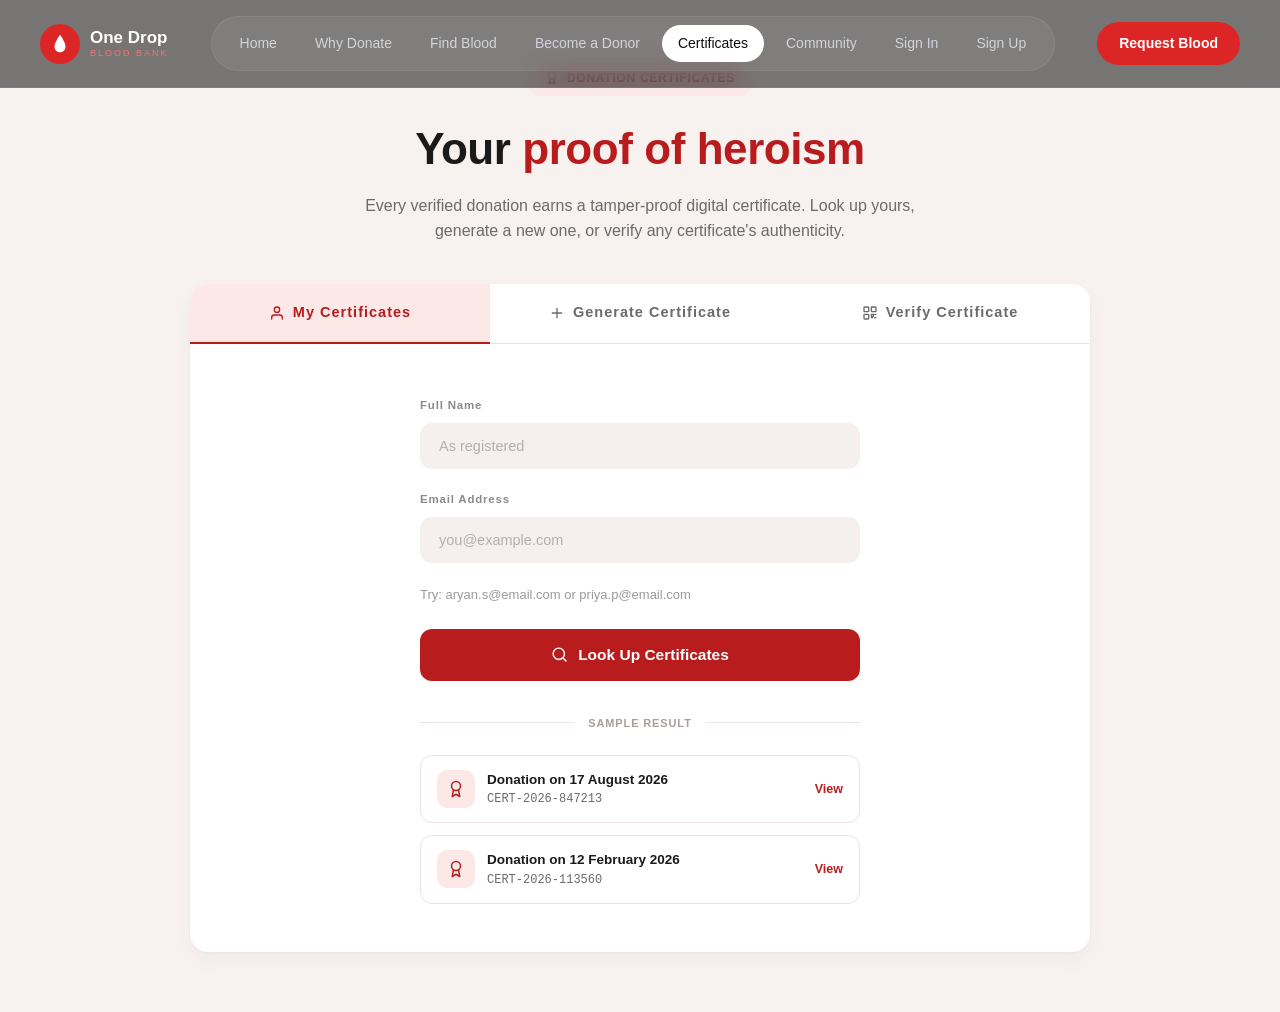
<file: html/certificates.html>
<!DOCTYPE html>
<html lang="en">
<head>
<meta charset="UTF-8">
<meta name="viewport" content="width=device-width, initial-scale=1.0">
<title>Donation Certificates | One Drop</title>
<link rel="stylesheet" href="../css/style.css">
<link rel="stylesheet" href="../css/certificates.css">
<link href="https://fonts.googleapis.com/css2?family=Poppins:wght@300;400;500;600;700;800&display=swap" rel="stylesheet">
</head>
<body>
  <nav class="navbar">
        <div class="nav-container">
            <a href="index.html" class="logo">
                <div class="logo-icon">
                    <svg viewBox="0 0 24 24" fill="white" width="22" height="22">
                        <path d="M12 2s-6 8-6 13a6 6 0 0 0 12 0c0-5-6-13-6-13z" />
                    </svg>
                </div>
                <div class="logo-text">
                    <span class="logo-name">One Drop</span>
                    <span class="logo-sub">BLOOD BANK</span>
                </div>
            </a>
            <ul class="nav-links" id="navLinks">
                <li><a href="index.html">Home</a></li>
                <li><a href="why-donate.html">Why Donate</a></li>
                <li><a href="find.html">Find Blood</a></li>
                <li><a href="become-a-donar.html">Become a Donor</a></li>
                <li><a href="certificates.html" class="active">Certificates</a></li>
                <li><a href="community.html">Community</a></li>
                <li><a href="login.html">Sign In</a></li>
                <li><a href="signup.html">Sign Up</a></li>
            </ul>
            <div class="nav-right">
                <a href="find.html" class="btn-request">Request Blood</a>
                <button class="hamburger" id="hamburger" aria-label="menu">
                    <span></span><span></span><span></span>
                </button>
            </div>
        </div>
    </nav>

<div class="page">
  <div class="badge">
    <svg viewBox="0 0 24 24" fill="none" stroke="currentColor" stroke-width="2" stroke-linecap="round" stroke-linejoin="round"><circle cx="12" cy="8" r="6"/><path d="M15.5 13.5 17 22l-5-3-5 3 1.5-8.5"/></svg>
    DONATION CERTIFICATES
  </div>

  <h1>Your <span class="accent">proof of heroism</span></h1>

  <p class="subtitle">
    Every verified donation earns a tamper-proof digital certificate.
    Look up yours, generate a new one, or verify any certificate's authenticity.
  </p>

  <div class="card">

    <!-- radio inputs drive tab switching, pure CSS -->
    <input type="radio" name="cert-tabs" id="tab-my" class="tab-input" checked>
    <input type="radio" name="cert-tabs" id="tab-generate" class="tab-input">
    <input type="radio" name="cert-tabs" id="tab-verify" class="tab-input">

    <div class="tabs">
      <label class="tab-label" for="tab-my">
        <svg viewBox="0 0 24 24" fill="none" stroke="currentColor" stroke-width="2" stroke-linecap="round" stroke-linejoin="round"><path d="M20 21v-2a4 4 0 0 0-4-4H8a4 4 0 0 0-4 4v2"/><circle cx="12" cy="7" r="4"/></svg>
        My Certificates
      </label>
      <label class="tab-label" for="tab-generate">
        <svg viewBox="0 0 24 24" fill="none" stroke="currentColor" stroke-width="2" stroke-linecap="round" stroke-linejoin="round"><path d="M12 5v14M5 12h14"/></svg>
        Generate Certificate
      </label>
      <label class="tab-label" for="tab-verify">
        <svg viewBox="0 0 24 24" fill="none" stroke="currentColor" stroke-width="2" stroke-linecap="round" stroke-linejoin="round"><rect x="3" y="3" width="7" height="7" rx="1"/><rect x="14" y="3" width="7" height="7" rx="1"/><rect x="3" y="14" width="7" height="7" rx="1"/><path d="M14 14h3v3h-3zM19 14h2M14 19h2M19 19h2"/></svg>
        Verify Certificate
      </label>
    </div>

    <!-- ===================== MY CERTIFICATES ===================== -->
    <div class="panel" id="panel-my">
      <div class="panel-content">
        <div class="field">
          <label for="lookup-name">Full Name</label>
          <input type="text" id="lookup-name" name="name" placeholder="As registered">
        </div>
        <div class="field">
          <label for="lookup-email">Email Address</label>
          <input type="email" id="lookup-email" name="email" placeholder="you@example.com">
        </div>
        <p class="hint">Try: aryan.s@email.com or priya.p@email.com</p>
        <button class="btn" type="button">
          <svg viewBox="0 0 24 24" fill="none" stroke="currentColor" stroke-width="2" stroke-linecap="round" stroke-linejoin="round"><circle cx="11" cy="11" r="8"/><path d="m21 21-4.35-4.35"/></svg>
          Look Up Certificates
        </button>

        <div class="preview-divider"><span>SAMPLE RESULT</span></div>

        <div class="mycert-list">
          <div class="mycert-item">
            <div class="mycert-item-left">
              <div class="mycert-icon">
                <svg viewBox="0 0 24 24" fill="none" stroke="currentColor" stroke-width="2" stroke-linecap="round" stroke-linejoin="round"><circle cx="12" cy="8" r="6"/><path d="M15.5 13.5 17 22l-5-3-5 3 1.5-8.5"/></svg>
              </div>
              <div>
                <div class="mycert-title">Donation on 17 August 2026</div>
                <div class="mycert-sub">CERT-2026-847213</div>
              </div>
            </div>
            <span class="mycert-view">View</span>
          </div>

          <div class="mycert-item">
            <div class="mycert-item-left">
              <div class="mycert-icon">
                <svg viewBox="0 0 24 24" fill="none" stroke="currentColor" stroke-width="2" stroke-linecap="round" stroke-linejoin="round"><circle cx="12" cy="8" r="6"/><path d="M15.5 13.5 17 22l-5-3-5 3 1.5-8.5"/></svg>
              </div>
              <div>
                <div class="mycert-title">Donation on 12 February 2026</div>
                <div class="mycert-sub">CERT-2026-113560</div>
              </div>
            </div>
            <span class="mycert-view">View</span>
          </div>
        </div>

        <div class="note-box">
          <svg viewBox="0 0 24 24" fill="none" stroke="currentColor" stroke-width="2" stroke-linecap="round" stroke-linejoin="round"><circle cx="12" cy="12" r="10"/><path d="M12 16v-4M12 8h.01"/></svg>
          <span>Static demo</span>
        </div>
      </div>
    </div>

    <!-- ===================== GENERATE CERTIFICATE ===================== -->
    <div class="panel" id="panel-generate">
      <div class="panel-content">
        <div class="field">
          <label for="gen-name">Full Name</label>
          <input type="text" id="gen-name" name="name" placeholder="e.g. Aryan Sharma">
        </div>
        <div class="field">
          <label for="gen-email">Email Address</label>
          <input type="email" id="gen-email" name="email" placeholder="you@example.com">
        </div>
        <div class="field field-row">
          <div>
            <label for="gen-blood">Blood Group</label>
            <select id="gen-blood" name="blood">
              <option value="O+">O+</option>
              <option value="O-">O-</option>
              <option value="A+">A+</option>
              <option value="A-">A-</option>
              <option value="B+">B+</option>
              <option value="B-">B-</option>
              <option value="AB+">AB+</option>
              <option value="AB-">AB-</option>
            </select>
          </div>
          <div>
            <label for="gen-date">Donation Date</label>
            <input type="date" id="gen-date" name="date">
          </div>
        </div>
        <div class="field">
          <label for="gen-center">Donation Center</label>
          <input type="text" id="gen-center" name="center" placeholder="e.g. City Hospital Blood Bank">
        </div>
        <button class="btn" type="button">
          <svg viewBox="0 0 24 24" fill="none" stroke="currentColor" stroke-width="2" stroke-linecap="round" stroke-linejoin="round"><circle cx="12" cy="8" r="6"/><path d="M15.5 13.5 17 22l-5-3-5 3 1.5-8.5"/></svg>
          Generate Certificate
        </button>

        <div class="preview-divider"><span>SAMPLE CERTIFICATE</span></div>

        <div class="certificate">
          <div class="cert-seal">
            <svg viewBox="0 0 24 24" fill="none" stroke="currentColor" stroke-width="2" stroke-linecap="round" stroke-linejoin="round"><circle cx="12" cy="8" r="6"/><path d="M15.5 13.5 17 22l-5-3-5 3 1.5-8.5"/></svg>
          </div>
          <div class="cert-kicker">CERTIFICATE OF APPRECIATION</div>
          <div class="cert-title">Blood Donation Recognition</div>
          <div class="cert-subtitle">This certifies that</div>
          <div class="cert-name">Aryan Sharma</div>
          <p class="cert-desc">has generously donated blood, helping save lives and support our community's health. We honor this act of heroism.</p>
          <div class="cert-details">
            <div>
              <div class="cert-detail-label">DONATION DATE</div>
              <div class="cert-detail-value">17 August 2026</div>
            </div>
            <div>
              <div class="cert-detail-label">BLOOD GROUP</div>
              <div class="cert-detail-value">O+</div>
            </div>
            <div>
              <div class="cert-detail-label">DONATION CENTER</div>
              <div class="cert-detail-value">City Hospital Blood Bank</div>
            </div>
            <div>
              <div class="cert-detail-label">ISSUED ON</div>
              <div class="cert-detail-value">20 August 2026</div>
            </div>
          </div>
          <div class="cert-id">
            <svg viewBox="0 0 24 24" fill="none" stroke="currentColor" stroke-width="2" stroke-linecap="round" stroke-linejoin="round"><rect x="3" y="3" width="7" height="7" rx="1"/><rect x="14" y="3" width="7" height="7" rx="1"/><rect x="3" y="14" width="7" height="7" rx="1"/><path d="M14 14h3v3h-3zM19 14h2M14 19h2M19 19h2"/></svg>
            CERT-2026-847213
          </div>
        </div>

        <div class="note-box">
          <svg viewBox="0 0 24 24" fill="none" stroke="currentColor" stroke-width="2" stroke-linecap="round" stroke-linejoin="round"><circle cx="12" cy="12" r="10"/><path d="M12 16v-4M12 8h.01"/></svg>
          <span>Static demo</span>
        </div>
      </div>
    </div>

    <!-- ===================== VERIFY CERTIFICATE ===================== -->
    <div class="panel" id="panel-verify">
      <div class="panel-content">
        <div class="field">
          <label for="verify-id">Credential ID</label>
          <input type="text" id="verify-id" name="id" placeholder="e.g. CERT-2026-847213">
        </div>
        <p class="hint">Enter the credential ID printed on the certificate to confirm it's genuine.</p>
        <button class="btn" type="button">
          <svg viewBox="0 0 24 24" fill="none" stroke="currentColor" stroke-width="2" stroke-linecap="round" stroke-linejoin="round"><path d="M20 6 9 17l-5-5"/></svg>
          Verify Certificate
        </button>

        <div class="preview-divider"><span>SAMPLE RESULT</span></div>

        <div class="verify-result verified">
          <div class="verify-status-row ok">
            <svg viewBox="0 0 24 24" fill="none" stroke="currentColor" stroke-width="2" stroke-linecap="round" stroke-linejoin="round"><circle cx="12" cy="12" r="10"/><path d="m9 12 2 2 4-4"/></svg>
            Verified — this certificate is authentic
          </div>
          <div class="verify-grid">
            <div>
              <div class="verify-item-label">DONOR NAME</div>
              <div class="verify-item-value">Aryan Sharma</div>
            </div>
            <div>
              <div class="verify-item-label">CREDENTIAL ID</div>
              <div class="verify-item-value">CERT-2026-847213</div>
            </div>
            <div>
              <div class="verify-item-label">DONATION DATE</div>
              <div class="verify-item-value">17 August 2026</div>
            </div>
            <div>
              <div class="verify-item-label">BLOOD GROUP</div>
              <div class="verify-item-value">O+</div>
            </div>
            <div>
              <div class="verify-item-label">DONATION CENTER</div>
              <div class="verify-item-value">City Hospital Blood Bank</div>
            </div>
            <div>
              <div class="verify-item-label">ISSUED ON</div>
              <div class="verify-item-value">20 August 2026</div>
            </div>
          </div>
        </div>
        <div class="note-box">
          <svg viewBox="0 0 24 24" fill="none" stroke="currentColor" stroke-width="2" stroke-linecap="round" stroke-linejoin="round"><circle cx="12" cy="12" r="10"/><path d="M12 16v-4M12 8h.01"/></svg>
          <span>Static demo</span>
        </div>
      </div>
    </div>
  </div>
</div>

<script src="../javaScript/store.js"></script>
<script src="../javaScript/ui.js"></script>
<script src="../javaScript/auth.js"></script>
<script src="../javaScript/certificates.js"></script>
<script src="../javaScript/script.js"></script>
</body>
</html>
</file>
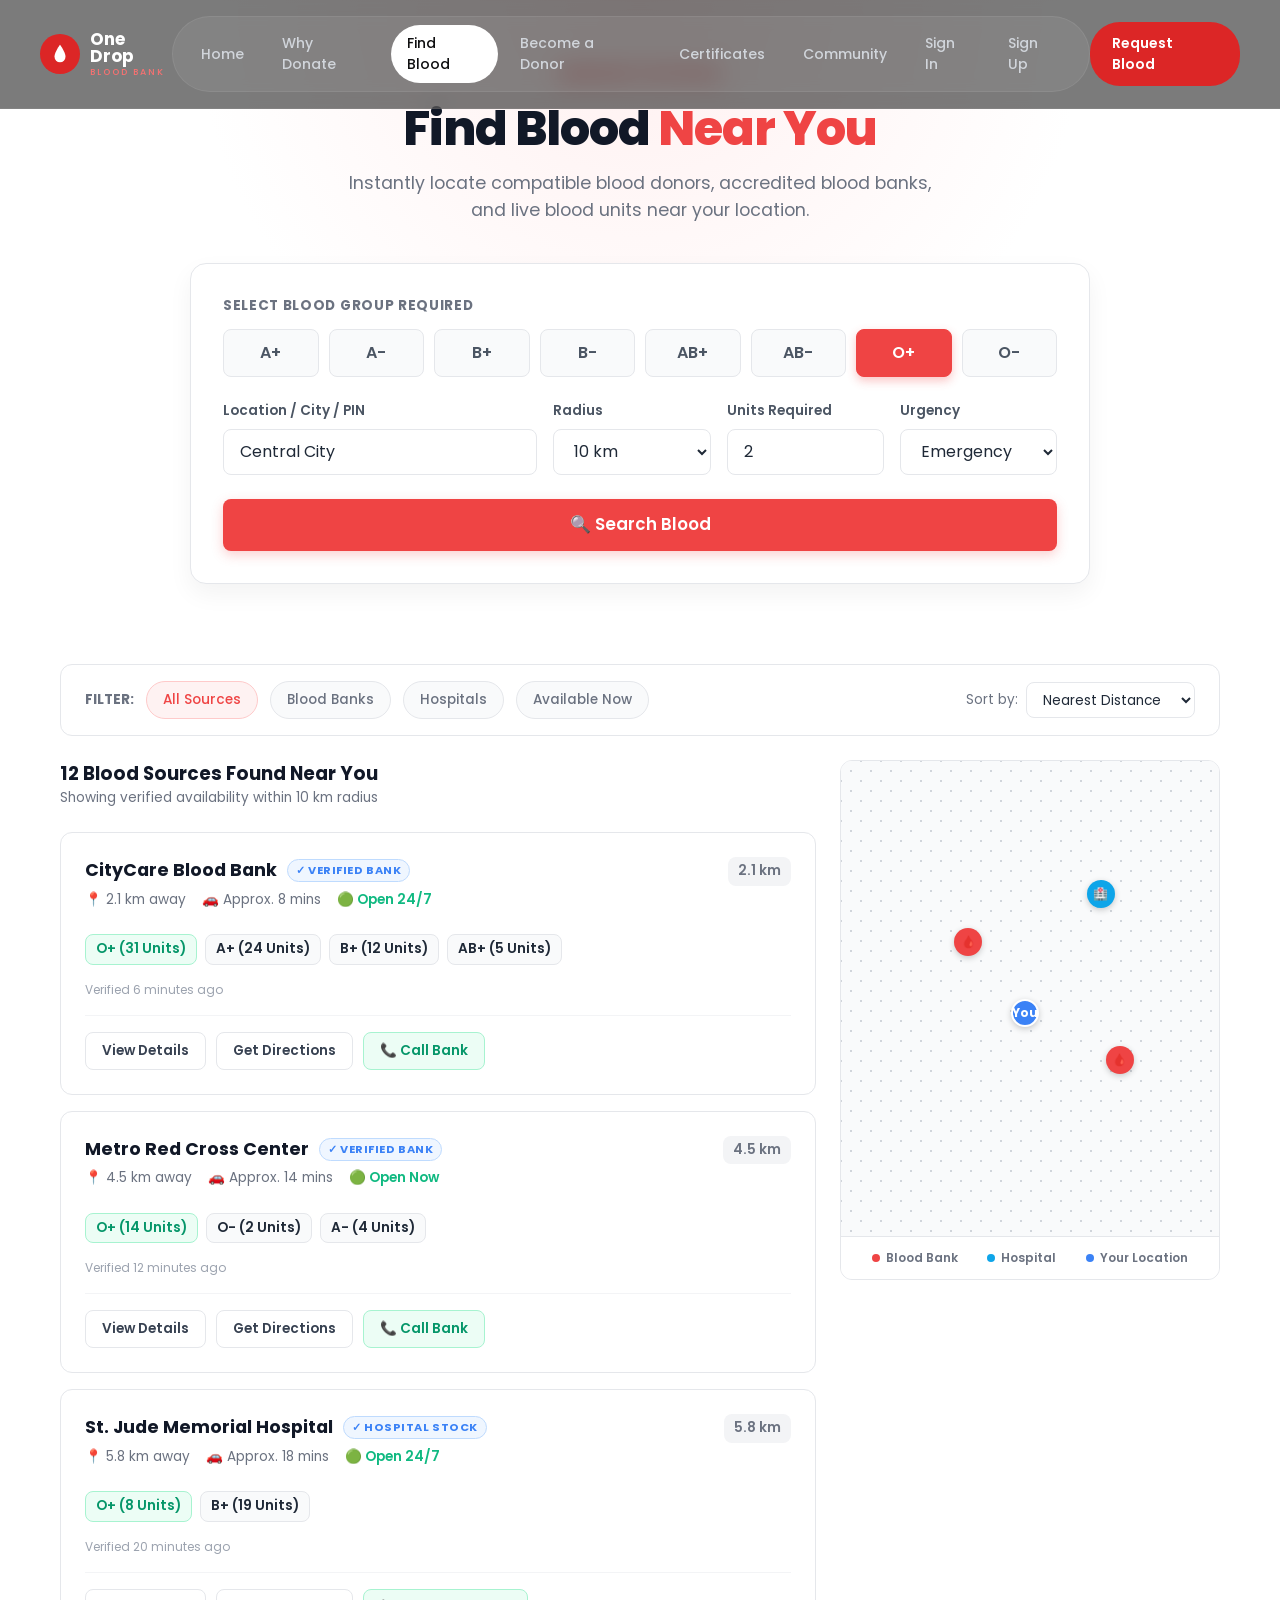
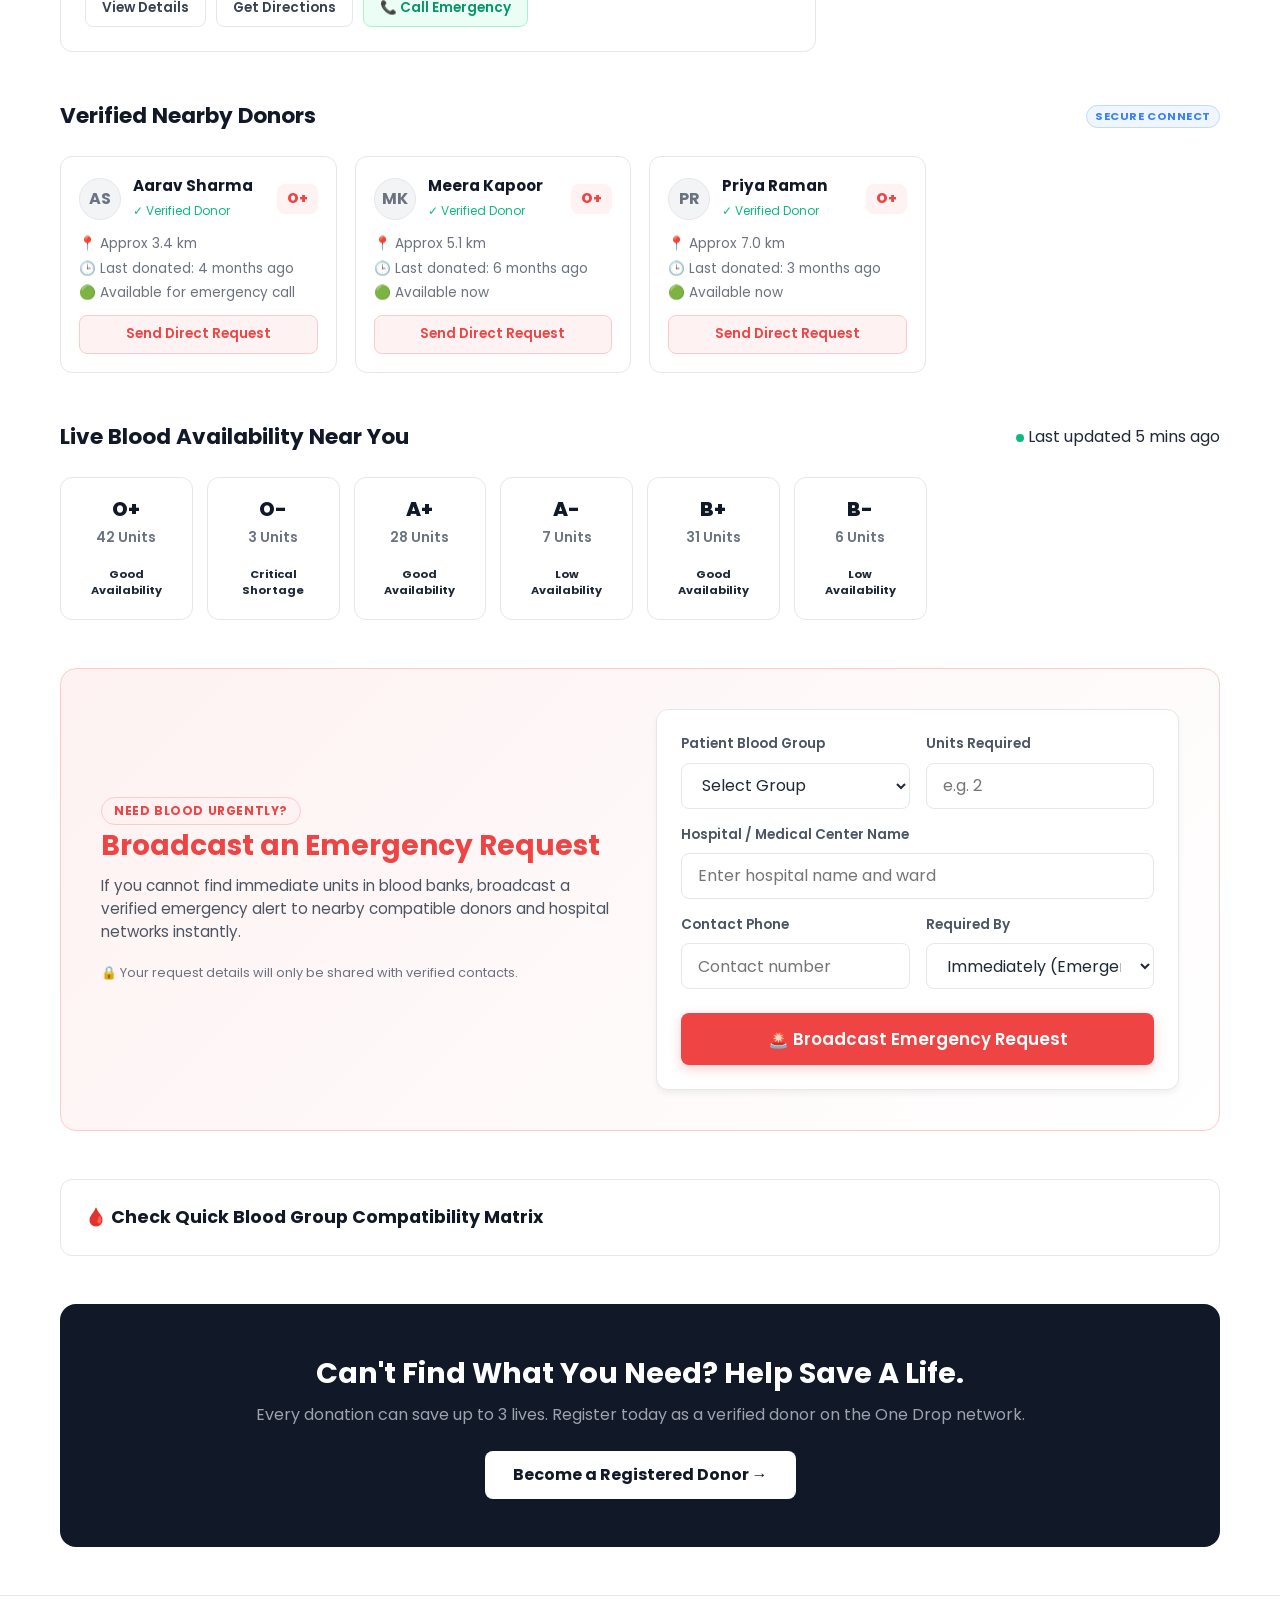
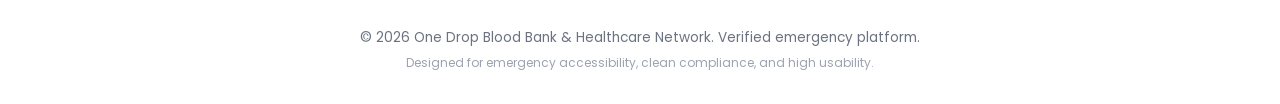
<file: html/find.html>
<!DOCTYPE html>
<html lang="en">
<head>
  <meta charset="UTF-8" />
  <meta name="viewport" content="width=device-width, initial-scale=1.0" />
  <title>Find Blood Near You | One Drop</title>
  <link rel="stylesheet" href="../css/style.css">
  <link rel="stylesheet" href="../css/find.css">
  <link href="https://fonts.googleapis.com/css2?family=Poppins:wght@300;400;500;600;700;800&display=swap" rel="stylesheet">
</head>
<body>

  <!-- EXACT NAVBAR MATCHING THE PROVIDED IMAGE -->
  <nav class="navbar">
    <div class="nav-container">
      <a href="index.html" class="logo">
        <div class="logo-icon">
          <svg viewBox="0 0 24 24" fill="white" width="22" height="22">
            <path d="M12 2s-6 8-6 13a6 6 0 0 0 12 0c0-5-6-13-6-13z"/>
          </svg>
        </div>
        <div class="logo-text">
          <span class="logo-name">One Drop</span>
          <span class="logo-sub">BLOOD BANK</span>
        </div>
      </a>
      <ul class="nav-links" id="navLinks">
        <li><a href="index.html">Home</a></li>
        <li><a href="why-donate.html">Why Donate</a></li>
        <li><a href="find.html" class="active">Find Blood</a></li>
        <li><a href="become-a-donar.html">Become a Donor</a></li>
        <li><a href="certificates.html">Certificates</a></li>
        <li><a href="community.html">Community</a></li>
        <li><a href="login.html">Sign In</a></li>
        <li><a href="signup.html">Sign Up</a></li>
      </ul>
      <div class="nav-right">
<a href="find.html" class="btn-request">Request Blood</a>
<button class="hamburger" id="hamburger" aria-label="menu">
          <span></span><span></span><span></span>
        </button>
      </div>
    </div>
  </nav>

  <main>
    <!-- HERO SECTION -->
    <section class="hero-section">
      <div class="container">
        <span class="badge badge-emergency">Emergency Network</span>
        <h1 class="hero-title">Find Blood <span>Near You</span></h1>
        <p class="hero-subtitle">Instantly locate compatible blood donors, accredited blood banks, and live blood units near your location.</p>

        <div class="search-card">
          <span class="form-group-label">Select Blood Group Required</span>
          
          <div class="blood-group-grid">
            <label>
              <input type="radio" name="blood_group" value="A+">
              <span class="blood-chip">A+</span>
            </label>
            <label>
              <input type="radio" name="blood_group" value="A-">
              <span class="blood-chip">A-</span>
            </label>
            <label>
              <input type="radio" name="blood_group" value="B+">
              <span class="blood-chip">B+</span>
            </label>
            <label>
              <input type="radio" name="blood_group" value="B-">
              <span class="blood-chip">B-</span>
            </label>
            <label>
              <input type="radio" name="blood_group" value="AB+">
              <span class="blood-chip">AB+</span>
            </label>
            <label>
              <input type="radio" name="blood_group" value="AB-">
              <span class="blood-chip">AB-</span>
            </label>
            <label>
              <input type="radio" name="blood_group" value="O+" checked>
              <span class="blood-chip">O+</span>
            </label>
            <label>
              <input type="radio" name="blood_group" value="O-">
              <span class="blood-chip">O-</span>
            </label>
          </div>

          <div class="search-fields-grid">
            <div class="input-wrapper">
              <label for="location">Location / City / PIN</label>
              <input type="text" id="location" class="form-control" placeholder="e.g. Downtown or 10001" value="Central City">
            </div>

            <div class="input-wrapper">
              <label for="radius">Radius</label>
              <select id="radius" class="form-control">
                <option>5 km</option>
                <option selected>10 km</option>
                <option>25 km</option>
                <option>50 km</option>
              </select>
            </div>

            <div class="input-wrapper">
              <label for="units">Units Required</label>
              <input type="number" id="units" class="form-control" value="2" min="1" max="10">
            </div>

            <div class="input-wrapper">
              <label for="urgency">Urgency</label>
              <select id="urgency" class="form-control">
                <option>Normal</option>
                <option>Urgent</option>
                <option selected>Emergency</option>
              </select>
            </div>
          </div>

          <button type="button" class="btn-search">
            🔍 Search Blood
          </button>
        </div>
      </div>
    </section>

    <!-- CONTENT WRAPPER -->
    <div class="container">
      
      <div class="dynamic-results-wrapper">

        <div class="filter-bar">
          <div class="filter-group">
            <span style="font-size: 0.85rem; font-weight: 700; color: #6B7280;">FILTER:</span>
            <span class="filter-chip active" style="background-color: #FEF2F2; color: #EF4444; border-color: #FECACA;">All Sources</span>
            <span class="filter-chip">Blood Banks</span>
            <span class="filter-chip">Hospitals</span>
            <span class="filter-chip">Available Now</span>
          </div>
          <div class="sort-wrapper">
            <span>Sort by:</span>
            <select class="form-control" style="height: 36px; padding: 0 12px; width: auto; font-size: 0.85rem;">
              <option>Nearest Distance</option>
              <option>Highest Stock</option>
              <option>Recently Updated</option>
            </select>
          </div>
        </div>

        <div class="results-map-layout">
          
          <div class="results-list">
            <div style="margin-bottom: 8px;">
              <h3 style="font-size: 1.15rem; font-weight: 700; color: #111827;">12 Blood Sources Found Near You</h3>
              <p style="font-size: 0.85rem; color: #6B7280;">Showing verified availability within 10 km radius</p>
            </div>

            <!-- Result Card 1 -->
            <div class="result-card">
              <div class="result-card-header">
                <div>
                  <div class="source-name">
                    CityCare Blood Bank
                    <span class="badge badge-verified">✓ Verified Bank</span>
                  </div>
                  <div class="meta-info" style="margin-top: 6px; margin-bottom: 12px;">
                    <span>📍 2.1 km away</span>
                    <span>🚗 Approx. 8 mins</span>
                    <span style="color: #10B981; font-weight: 600;">🟢 Open 24/7</span>
                  </div>
                </div>
                <span class="distance-tag">2.1 km</span>
              </div>

              <div class="units-available-pills">
                <span class="unit-pill highlight">O+ (31 Units)</span>
                <span class="unit-pill">A+ (24 Units)</span>
                <span class="unit-pill">B+ (12 Units)</span>
                <span class="unit-pill">AB+ (5 Units)</span>
              </div>

              <p style="font-size: 0.75rem; color: #9CA3AF; margin-bottom: 16px;">Verified 6 minutes ago</p>

              <div class="card-actions">
                <button class="btn-secondary">View Details</button>
                <button class="btn-secondary">Get Directions</button>
                <button class="btn-secondary btn-call">📞 Call Bank</button>
              </div>
            </div>

            <!-- Result Card 2 -->
            <div class="result-card">
              <div class="result-card-header">
                <div>
                  <div class="source-name">
                    Metro Red Cross Center
                    <span class="badge badge-verified">✓ Verified Bank</span>
                  </div>
                  <div class="meta-info" style="margin-top: 6px; margin-bottom: 12px;">
                    <span>📍 4.5 km away</span>
                    <span>🚗 Approx. 14 mins</span>
                    <span style="color: #10B981; font-weight: 600;">🟢 Open Now</span>
                  </div>
                </div>
                <span class="distance-tag">4.5 km</span>
              </div>

              <div class="units-available-pills">
                <span class="unit-pill highlight">O+ (14 Units)</span>
                <span class="unit-pill">O- (2 Units)</span>
                <span class="unit-pill">A- (4 Units)</span>
              </div>

              <p style="font-size: 0.75rem; color: #9CA3AF; margin-bottom: 16px;">Verified 12 minutes ago</p>

              <div class="card-actions">
                <button class="btn-secondary">View Details</button>
                <button class="btn-secondary">Get Directions</button>
                <button class="btn-secondary btn-call">📞 Call Bank</button>
              </div>
            </div>

            <!-- Result Card 3 -->
            <div class="result-card">
              <div class="result-card-header">
                <div>
                  <div class="source-name">
                    St. Jude Memorial Hospital
                    <span class="badge badge-verified">✓ Hospital Stock</span>
                  </div>
                  <div class="meta-info" style="margin-top: 6px; margin-bottom: 12px;">
                    <span>📍 5.8 km away</span>
                    <span>🚗 Approx. 18 mins</span>
                    <span style="color: #10B981; font-weight: 600;">🟢 Open 24/7</span>
                  </div>
                </div>
                <span class="distance-tag">5.8 km</span>
              </div>

              <div class="units-available-pills">
                <span class="unit-pill highlight">O+ (8 Units)</span>
                <span class="unit-pill">B+ (19 Units)</span>
              </div>

              <p style="font-size: 0.75rem; color: #9CA3AF; margin-bottom: 16px;">Verified 20 minutes ago</p>

              <div class="card-actions">
                <button class="btn-secondary">View Details</button>
                <button class="btn-secondary">Get Directions</button>
                <button class="btn-secondary btn-call">📞 Call Emergency</button>
              </div>
            </div>

          </div>

          <!-- MAP AREA -->
          <div class="map-container">
            <div class="map-visual">
              <div class="map-pin pin-user" title="Your Location">You</div>
              <div class="map-pin pin-bank-1" title="CityCare Blood Bank">🩸</div>
              <div class="map-pin pin-bank-2" title="Metro Red Cross">🩸</div>
              <div class="map-pin pin-hospital" title="St. Jude Hospital">🏥</div>
            </div>
            <div class="map-legend">
              <div class="legend-item"><span class="status-dot status-red"></span> Blood Bank</div>
              <div class="legend-item"><span class="status-dot" style="background-color:#0EA5E9;"></span> Hospital</div>
              <div class="legend-item"><span class="status-dot" style="background-color:#3B82F6;"></span> Your Location</div>
            </div>
          </div>

        </div>

        <!-- COMPATIBLE DONORS -->
        <section class="donors-section">
          <div class="section-header">
            <h2 class="section-title">Verified Nearby Donors</h2>
            <span class="badge badge-verified">Secure Connect</span>
          </div>

          <div class="donors-grid">
            <div class="donor-card">
              <div class="donor-header">
                <div class="donor-avatar-info">
                  <div class="donor-avatar">AS</div>
                  <div>
                    <div class="donor-name">Aarav S.</div>
                    <span style="font-size: 0.75rem; color: #10B981;">✓ Verified Donor</span>
                  </div>
                </div>
                <span class="donor-group-badge">O+</span>
              </div>
              <div class="donor-details">
                <span>📍 Approx 3.4 km away</span>
                <span>🕒 Last donated: 4 months ago</span>
                <span>🟢 Available for emergency call</span>
              </div>
              <input type="checkbox" id="req-donor-1" class="req-trigger">
              <label for="req-donor-1" class="btn-secondary req-btn" style="width: 100%; justify-content: center; background-color: #FEF2F2; color: #EF4444; border-color: #FECACA; cursor: pointer;">
                <span class="text-default">Send Direct Request</span>
                <span class="text-sent">✓ Request Sent</span>
              </label>
            </div>

            <div class="donor-card">
              <div class="donor-header">
                <div class="donor-avatar-info">
                  <div class="donor-avatar">MK</div>
                  <div>
                    <div class="donor-name">Meera K.</div>
                    <span style="font-size: 0.75rem; color: #10B981;">✓ Verified Donor</span>
                  </div>
                </div>
                <span class="donor-group-badge">O+</span>
              </div>
              <div class="donor-details">
                <span>📍 Approx 5.1 km away</span>
                <span>🕒 Last donated: 6 months ago</span>
                <span>🟢 Available now</span>
              </div>
              <input type="checkbox" id="req-donor-2" class="req-trigger">
              <label for="req-donor-2" class="btn-secondary req-btn" style="width: 100%; justify-content: center; background-color: #FEF2F2; color: #EF4444; border-color: #FECACA; cursor: pointer;">
                <span class="text-default">Send Direct Request</span>
                <span class="text-sent">✓ Request Sent</span>
              </label>
            </div>

            <div class="donor-card">
              <div class="donor-header">
                <div class="donor-avatar-info">
                  <div class="donor-avatar">PR</div>
                  <div>
                    <div class="donor-name">Priya R.</div>
                    <span style="font-size: 0.75rem; color: #10B981;">✓ Verified Donor</span>
                  </div>
                </div>
                <span class="donor-group-badge">O+</span>
              </div>
              <div class="donor-details">
                <span>📍 Approx 7.0 km away</span>
                <span>🕒 Last donated: 3 months ago</span>
                <span>🟢 Available now</span>
              </div>
              <input type="checkbox" id="req-donor-3" class="req-trigger">
              <label for="req-donor-3" class="btn-secondary req-btn" style="width: 100%; justify-content: center; background-color: #FEF2F2; color: #EF4444; border-color: #FECACA; cursor: pointer;">
                <span class="text-default">Send Direct Request</span>
                <span class="text-sent">✓ Request Sent</span>
              </label>
            </div>

            <div class="donor-card">
              <div class="donor-header">
                <div class="donor-avatar-info">
                  <div class="donor-avatar">JD</div>
                  <div>
                    <div class="donor-name">John D.</div>
                    <span style="font-size: 0.75rem; color: #10B981;">✓ Verified Donor</span>
                  </div>
                </div>
                <span class="donor-group-badge">A-</span>
              </div>
              <div class="donor-details">
                <span>📍 Approx 2.8 km away</span>
                <span>🕒 Last donated: 5 months ago</span>
                <span>🟢 Available for emergency call</span>
              </div>
              <input type="checkbox" id="req-donor-4" class="req-trigger">
              <label for="req-donor-4" class="btn-secondary req-btn" style="width: 100%; justify-content: center; background-color: #FEF2F2; color: #EF4444; border-color: #FECACA; cursor: pointer;">
                <span class="text-default">Send Direct Request</span>
                <span class="text-sent">✓ Request Sent</span>
              </label>
            </div>

          </div>
        </section>

      </div>

      <!-- BLOOD AVAILABILITY -->
      <section style="margin-top: 48px;">
        <div class="section-header">
          <h2 class="section-title">Live Blood Availability Near You</h2>
          <span class="timestamp"><span class="status-dot status-green"></span> Last updated 5 mins ago</span>
        </div>

        <div class="availability-grid">
          <div class="avail-card">
            <div class="avail-group">O+</div>
            <div class="avail-units">42 Units</div>
            <span class="avail-status status-good">Good Availability</span>
          </div>
          <div class="avail-card">
            <div class="avail-group">O-</div>
            <div class="avail-units">3 Units</div>
            <span class="avail-status status-critical">Critical Shortage</span>
          </div>
          <div class="avail-card">
            <div class="avail-group">A+</div>
            <div class="avail-units">28 Units</div>
            <span class="avail-status status-good">Good Availability</span>
          </div>
          <div class="avail-card">
            <div class="avail-group">A-</div>
            <div class="avail-units">7 Units</div>
            <span class="avail-status status-low">Low Availability</span>
          </div>
          <div class="avail-card">
            <div class="avail-group">B+</div>
            <div class="avail-units">31 Units</div>
            <span class="avail-status status-good">Good Availability</span>
          </div>
          <div class="avail-card">
            <div class="avail-group">B-</div>
            <div class="avail-units">6 Units</div>
            <span class="avail-status status-low">Low Availability</span>
          </div>
        </div>
      </section>

      <!-- EMERGENCY BLOOD REQUEST FORM -->
      <section class="emergency-banner-box">
        <div class="emergency-info">
          <span class="badge badge-emergency">Need Blood Urgently?</span>
          <h2>Broadcast an Emergency Request</h2>
          <p>If you cannot find immediate units in blood banks, broadcast a verified emergency alert to nearby compatible donors and hospital networks instantly.</p>
          <p style="font-size: 0.8rem; color: #6B7280;">🔒 Your request details will only be shared with verified contacts.</p>
        </div>

        <div class="emergency-form">
          <div class="form-row">
            <div class="input-wrapper">
              <label>Patient Blood Group</label>
              <select class="form-control">
                <option>Select Group</option>
                <option>O+</option>
                <option>O-</option>
                <option>A+</option>
                <option>A-</option>
              </select>
            </div>
            <div class="input-wrapper">
              <label>Units Required</label>
              <input type="number" class="form-control" placeholder="e.g. 2">
            </div>
          </div>

          <div class="input-wrapper">
            <label>Hospital / Medical Center Name</label>
            <input type="text" class="form-control" placeholder="Enter hospital name and ward">
          </div>

          <div class="form-row">
            <div class="input-wrapper">
              <label>Contact Phone</label>
              <input type="tel" class="form-control" placeholder="Contact number">
            </div>
            <div class="input-wrapper">
              <label>Required By</label>
              <select class="form-control">
                <option>Immediately (Emergency)</option>
                <option>Within 6 Hours</option>
                <option>Within 24 Hours</option>
              </select>
            </div>
          </div>

          <input type="checkbox" id="emergency-trigger" class="emergency-trigger">
          <label for="emergency-trigger" class="btn-search emergency-btn-label" style="margin-top: 8px; cursor: pointer;">
            🚨 Broadcast Emergency Request
          </label>
          <div class="emergency-msg">
            🚨 ALERT BROADCASTED! Notifying all compatible donors & nearby hospitals...
          </div>
        </div>
      </section>

      <!-- BLOOD COMPATIBILITY CHART -->
      <section class="compatibility-card">
        <details>
          <summary style="font-size: 1.1rem; color: #111827; font-weight: 700;">
            <span style="color: #EF4444;">🩸</span> Check Quick Blood Group Compatibility Matrix
          </summary>
          <div class="compat-grid">
            <div class="compat-item"><strong>O-</strong> Can receive: O-</div>
            <div class="compat-item"><strong>O+</strong> Can receive: O+, O-</div>
            <div class="compat-item"><strong>A-</strong> Can receive: A-, O-</div>
            <div class="compat-item"><strong>A+</strong> Can receive: A+, A-, O+, O-</div>
            <div class="compat-item"><strong>B-</strong> Can receive: B-, O-</div>
            <div class="compat-item"><strong>B+</strong> Can receive: B+, B-, O+, O-</div>
            <div class="compat-item"><strong>AB-</strong> Can receive: AB-, A-, B-, O-</div>
            <div class="compat-item"><strong>AB+</strong> Universal Recipient (All)</div>
          </div>
        </details>
      </section>

      <!-- BECOME A DONOR CTA -->
      <section class="donor-cta-banner">
        <h2>Can't Find What You Need? Help Save A Life.</h2>
        <p>Every donation can save up to 3 lives. Register today as a verified donor on the One Drop network.</p>
        <button class="btn-cta-light">Become a Registered Donor →</button>
      </section>

    </div>

  </main>

  <!-- FOOTER -->
  <footer>
    <div class="container">
      <p>© 2026 One Drop Blood Bank & Healthcare Network. Verified emergency platform.</p>
      <p style="margin-top: 6px; color: #9CA3AF; font-size: 0.75rem;">Designed for emergency accessibility, clean compliance, and high usability.</p>
    </div>
  </footer>

  <script src="../javaScript/store.js"></script>
  <script src="../javaScript/ui.js"></script>
  <script src="../javaScript/auth.js"></script>
  <script src="../javaScript/find-blood.js"></script>
  <script src="../javaScript/script.js"></script>
</body>
</html>
</file>
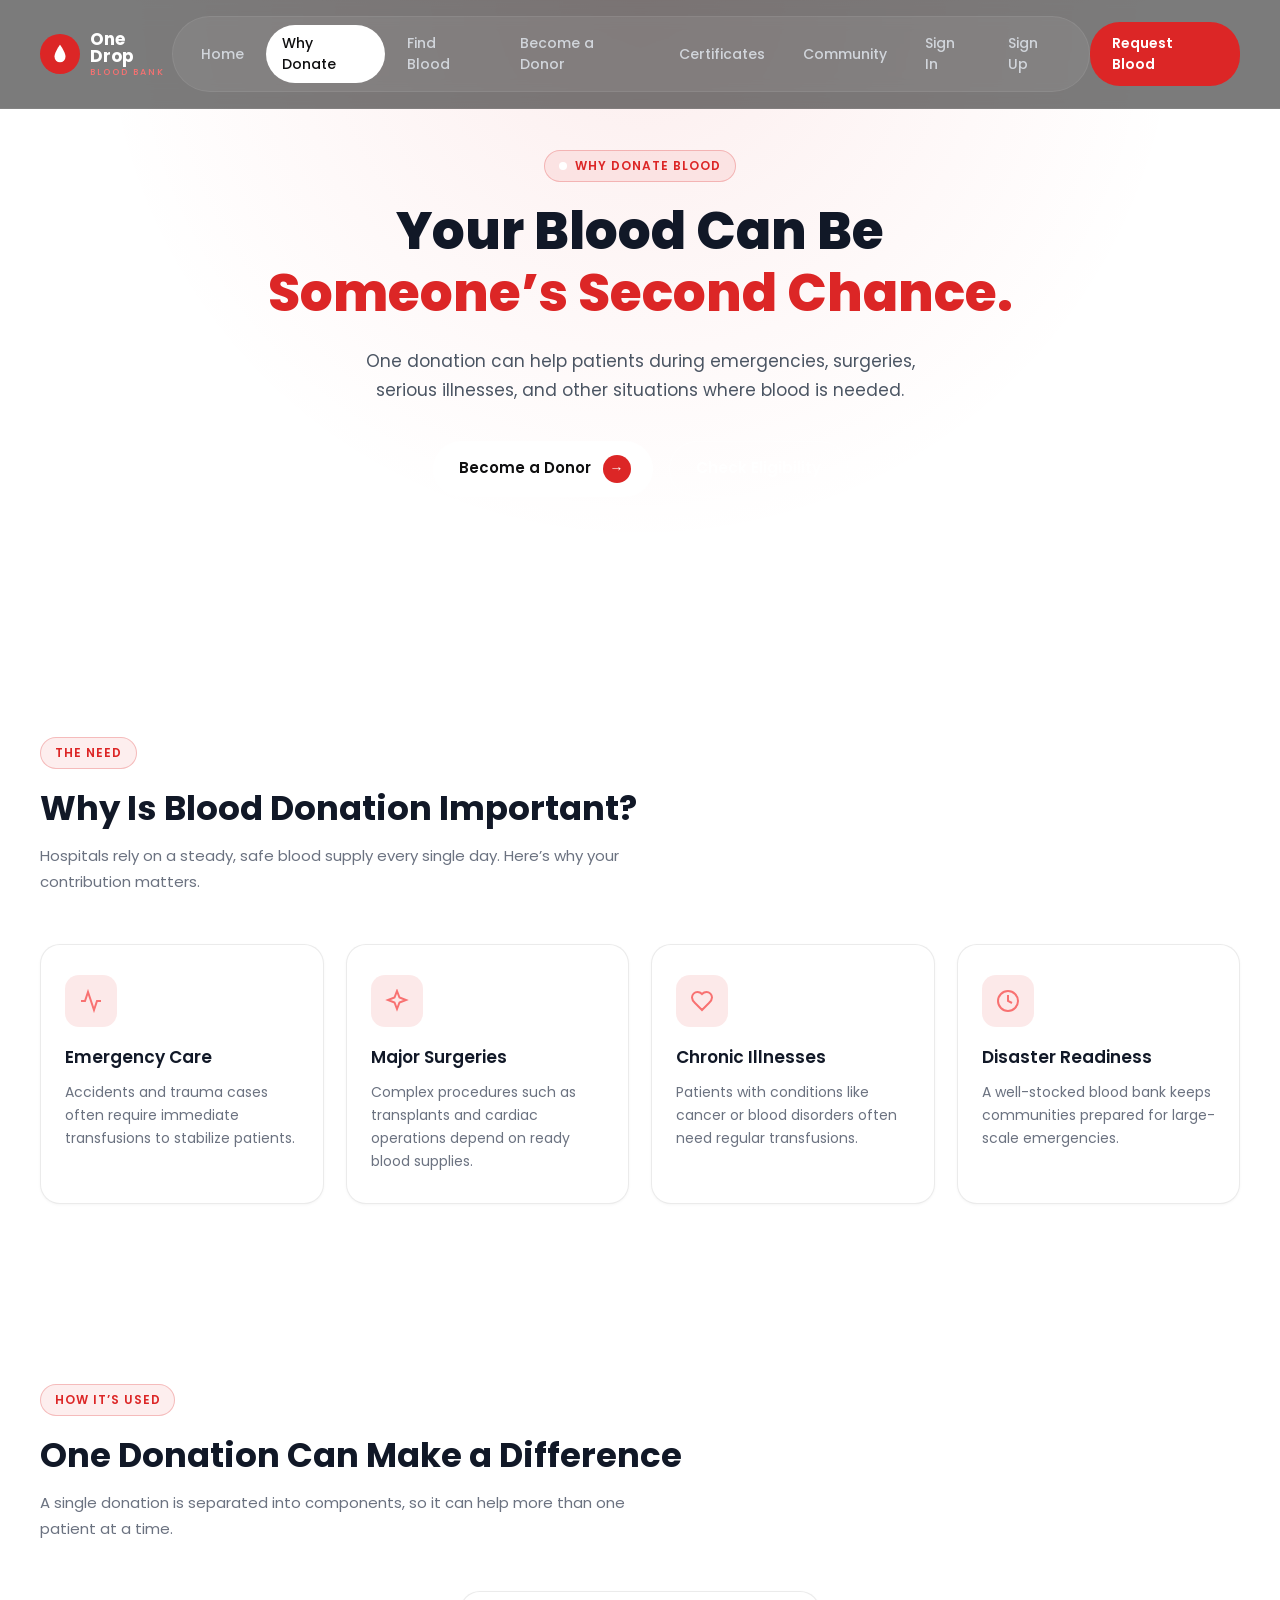
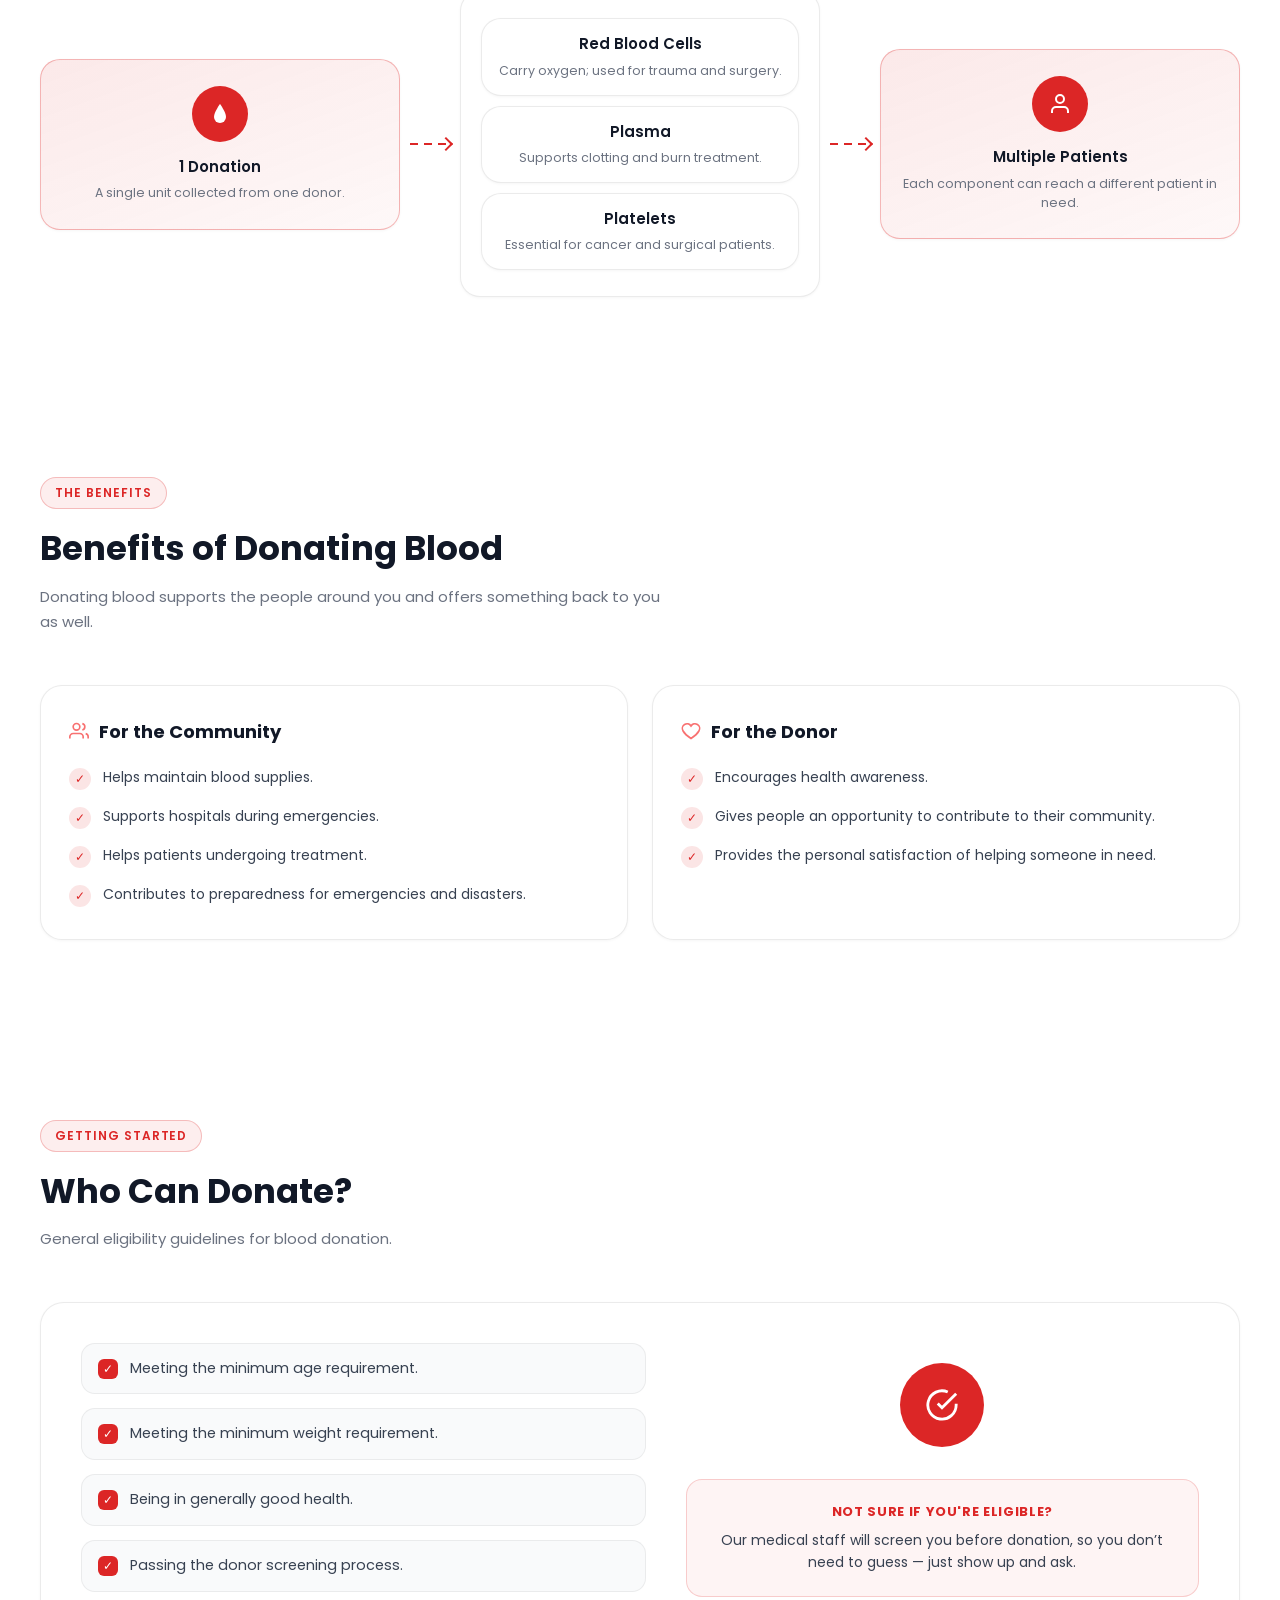
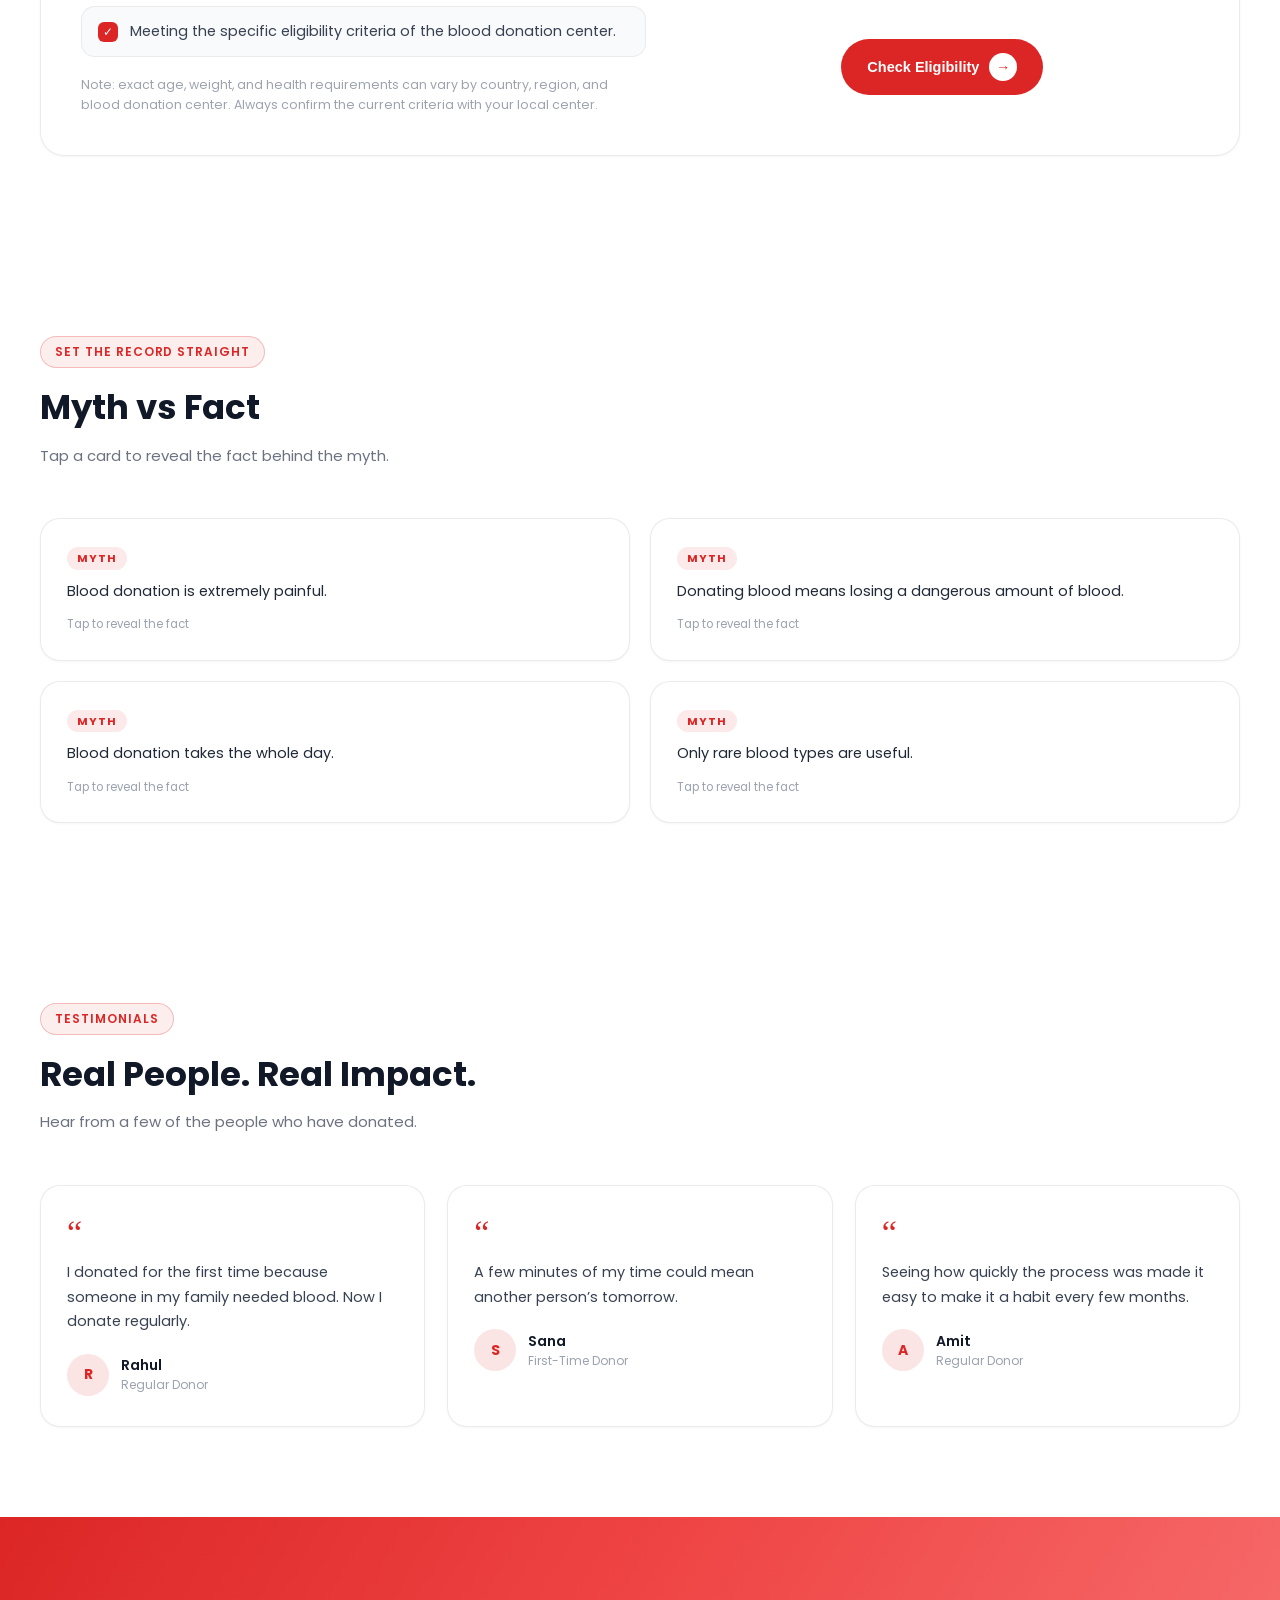
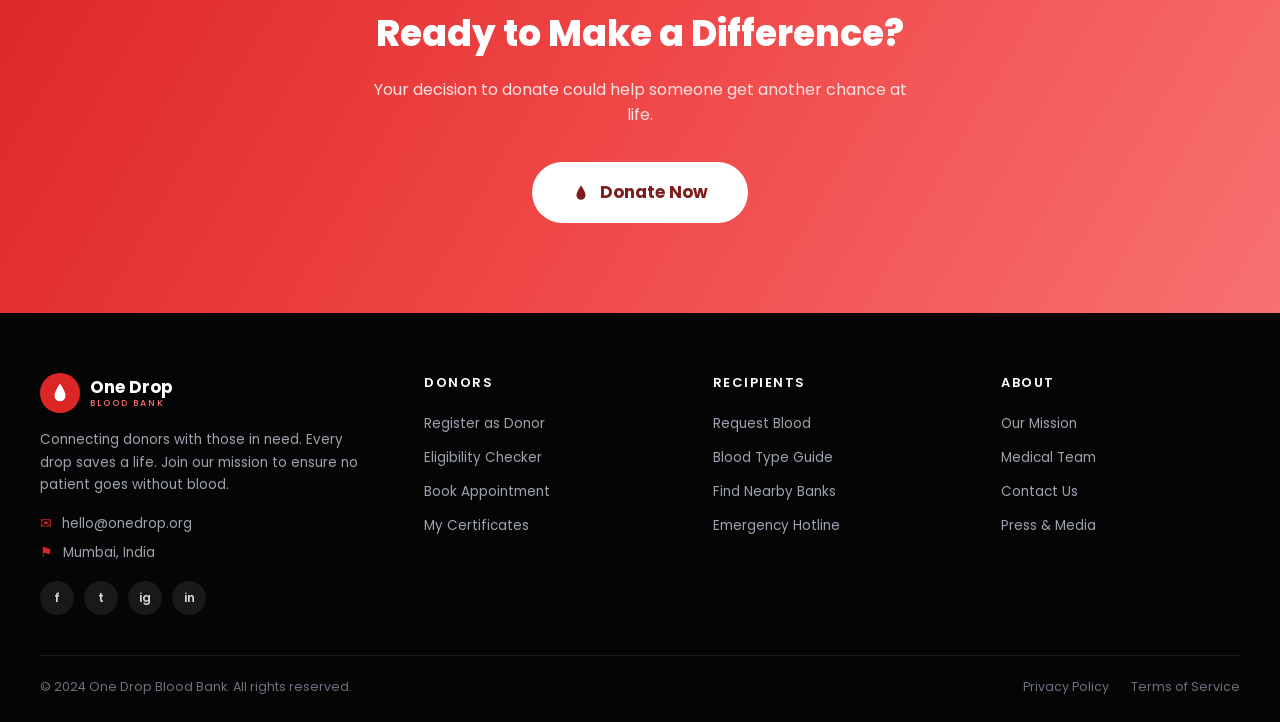
<file: html/why-donate.html>
<!DOCTYPE html>
<html lang="en">
<head>
    <meta charset="UTF-8">
    <meta name="viewport" content="width=device-width, initial-scale=1.0">
    <title>Why Donate Blood? | One Drop Blood Bank</title>
    <meta name="description" content="Learn why blood donation matters, who can donate, how one donation helps multiple patients, and answers to common myths.">
    <link rel="stylesheet" href="../css/style.css">
    <link rel="stylesheet" href="../css/why-donate.css">
    <link href="https://fonts.googleapis.com/css2?family=Poppins:wght@300;400;500;600;700;800&display=swap" rel="stylesheet">
</head>
<body>

    <nav class="navbar" aria-label="Main navigation">
        <div class="nav-container">
            <a href="index.html" class="logo">
                <div class="logo-icon">
                    <svg viewBox="0 0 24 24" fill="white" width="22" height="22">
                        <path d="M12 2s-6 8-6 13a6 6 0 0 0 12 0c0-5-6-13-6-13z"/>
                    </svg>
                </div>
                <div class="logo-text">
                    <span class="logo-name">One Drop</span>
                    <span class="logo-sub">BLOOD BANK</span>
                </div>
            </a>

            <ul class="nav-links" id="navLinks">
                <li><a href="index.html">Home</a></li>
                <li><a href="why-donate.html" class="active">Why Donate</a></li>
                <li><a href="find.html">Find Blood</a></li>
                <li><a href="become-a-donar.html">Become a Donor</a></li>
                <li><a href="certificates.html">Certificates</a></li>
                <li><a href="community.html">Community</a></li>
                <li><a href="login.html">Sign In</a></li>
                <li><a href="signup.html">Sign Up</a></li>
            </ul>

            <div class="nav-right">
                <a href="find.html" class="btn-request">Request Blood</a>
                <button class="hamburger" id="hamburger" aria-label="menu">
                    <span></span><span></span><span></span>
                </button>
            </div>
        </div>
    </nav>

    <main>

        <!-- ============ HERO ============ -->
        <header class="wd-hero">
            <div class="wd-hero-inner">
                <div class="wd-kicker">
                    <span class="pulse-dot"></span>
                    Why Donate Blood
                </div>
                <h1 class="wd-hero-title">Your Blood Can Be <span class="accent">Someone&rsquo;s Second Chance.</span></h1>
                <p class="wd-hero-desc">
                    One donation can help patients during emergencies, surgeries,
                    serious illnesses, and other situations where blood is needed.
                </p>
                <div class="hero-buttons" style="justify-content:center;">
                    <a href="become-a-donar.html" class="btn-white">
                        Become a Donor
                        <span class="arrow-circle">&rarr;</span>
                    </a>
                    <a href="#eligibility" class="btn-outline">
                        Check Eligibility
                    </a>
                </div>
            </div>
        </header>

        <!-- ============ WHY IMPORTANT ============ -->
        <section class="wd-section wd-reveal" id="why" aria-labelledby="why-heading">
            <div class="wd-kicker">The Need</div>
            <h2 class="wd-heading" id="why-heading">Why Is Blood Donation Important?</h2>
            <p class="wd-sub">Hospitals rely on a steady, safe blood supply every single day. Here&rsquo;s why your contribution matters.</p>

            <div class="wd-grid-4">
                <article class="wd-card">
                    <div class="wd-card-icon">
                        <svg viewBox="0 0 24 24" fill="none" stroke="#f87171" stroke-width="2" width="24" height="24">
                            <path d="M22 12h-4l-3 9L9 3l-3 9H2"/>
                        </svg>
                    </div>
                    <h3>Emergency Care</h3>
                    <p>Accidents and trauma cases often require immediate transfusions to stabilize patients.</p>
                </article>

                <article class="wd-card">
                    <div class="wd-card-icon">
                        <svg viewBox="0 0 24 24" fill="none" stroke="#f87171" stroke-width="2" width="24" height="24">
                            <path d="M12 2l2.5 6.5L21 11l-6.5 2.5L12 20l-2.5-6.5L3 11l6.5-2.5z"/>
                        </svg>
                    </div>
                    <h3>Major Surgeries</h3>
                    <p>Complex procedures such as transplants and cardiac operations depend on ready blood supplies.</p>
                </article>

                <article class="wd-card">
                    <div class="wd-card-icon">
                        <svg viewBox="0 0 24 24" fill="none" stroke="#f87171" stroke-width="2" width="24" height="24">
                            <path d="M19 14c1.49-1.46 3-3.21 3-5.5A5.5 5.5 0 0 0 16.5 3c-1.76 0-3 .5-4.5 2-1.5-1.5-2.74-2-4.5-2A5.5 5.5 0 0 0 2 8.5c0 2.29 1.51 4.04 3 5.5l7 7Z"/>
                        </svg>
                    </div>
                    <h3>Chronic Illnesses</h3>
                    <p>Patients with conditions like cancer or blood disorders often need regular transfusions.</p>
                </article>

                <article class="wd-card">
                    <div class="wd-card-icon">
                        <svg viewBox="0 0 24 24" fill="none" stroke="#f87171" stroke-width="2" width="24" height="24">
                            <circle cx="12" cy="12" r="10"/>
                            <polyline points="12 6 12 12 16 14"/>
                        </svg>
                    </div>
                    <h3>Disaster Readiness</h3>
                    <p>A well-stocked blood bank keeps communities prepared for large-scale emergencies.</p>
                </article>
            </div>
        </section>

        <!-- ============ ONE DONATION → COMPONENTS → PATIENTS ============ -->
        <section class="wd-section wd-reveal" aria-labelledby="flow-heading">
            <div class="wd-kicker">How It&rsquo;s Used</div>
            <h2 class="wd-heading" id="flow-heading">One Donation Can Make a Difference</h2>
            <p class="wd-sub">A single donation is separated into components, so it can help more than one patient at a time.</p>

            <div class="wd-flow">
                <div class="wd-flow-stage origin">
                    <div class="wd-flow-icon">
                        <svg viewBox="0 0 24 24" fill="white" width="24" height="24"><path d="M12 2s-6 8-6 13a6 6 0 0 0 12 0c0-5-6-13-6-13z"/></svg>
                    </div>
                    <h4>1 Donation</h4>
                    <p>A single unit collected from one donor.</p>
                </div>

                <div class="wd-flow-arrow" aria-hidden="true"></div>

                <div class="wd-flow-stage">
                    <div class="wd-components">
                        <div class="wd-flow-stage" style="padding:14px;">
                            <h4>Red Blood Cells</h4>
                            <p>Carry oxygen; used for trauma and surgery.</p>
                        </div>
                        <div class="wd-flow-stage" style="padding:14px;">
                            <h4>Plasma</h4>
                            <p>Supports clotting and burn treatment.</p>
                        </div>
                        <div class="wd-flow-stage" style="padding:14px;">
                            <h4>Platelets</h4>
                            <p>Essential for cancer and surgical patients.</p>
                        </div>
                    </div>
                </div>

                <div class="wd-flow-arrow" aria-hidden="true"></div>

                <div class="wd-flow-stage origin">
                    <div class="wd-flow-icon">
                        <svg viewBox="0 0 24 24" fill="none" stroke="white" stroke-width="2" width="24" height="24">
                            <path d="M20 21v-2a4 4 0 0 0-4-4H8a4 4 0 0 0-4 4v2"/>
                            <circle cx="12" cy="7" r="4"/>
                        </svg>
                    </div>
                    <h4>Multiple Patients</h4>
                    <p>Each component can reach a different patient in need.</p>
                </div>
            </div>
        </section>

        <!-- ============ BENEFITS ============ -->
        <section class="wd-section wd-reveal" aria-labelledby="benefits-heading">
            <div class="wd-kicker">The Benefits</div>
            <h2 class="wd-heading" id="benefits-heading">Benefits of Donating Blood</h2>
            <p class="wd-sub">Donating blood supports the people around you and offers something back to you as well.</p>

            <div class="wd-benefits">
                <div class="wd-benefit-col">
                    <h3>
                        <svg viewBox="0 0 24 24" fill="none" stroke="#f87171" stroke-width="2" width="20" height="20">
                            <path d="M17 21v-2a4 4 0 0 0-4-4H5a4 4 0 0 0-4 4v2"/><circle cx="9" cy="7" r="4"/><path d="M23 21v-2a4 4 0 0 0-3-3.87"/><path d="M16 3.13a4 4 0 0 1 0 7.75"/>
                        </svg>
                        For the Community
                    </h3>
                    <div class="wd-benefit-list">
                        <div class="wd-benefit-item"><span class="check">&#10003;</span> Helps maintain blood supplies.</div>
                        <div class="wd-benefit-item"><span class="check">&#10003;</span> Supports hospitals during emergencies.</div>
                        <div class="wd-benefit-item"><span class="check">&#10003;</span> Helps patients undergoing treatment.</div>
                        <div class="wd-benefit-item"><span class="check">&#10003;</span> Contributes to preparedness for emergencies and disasters.</div>
                    </div>
                </div>

                <div class="wd-benefit-col">
                    <h3>
                        <svg viewBox="0 0 24 24" fill="none" stroke="#f87171" stroke-width="2" width="20" height="20">
                            <path d="M12 21s-7-4.5-9.5-9A5.5 5.5 0 0 1 12 6a5.5 5.5 0 0 1 9.5 6C19 16.5 12 21 12 21z"/>
                        </svg>
                        For the Donor
                    </h3>
                    <div class="wd-benefit-list">
                        <div class="wd-benefit-item"><span class="check">&#10003;</span> Encourages health awareness.</div>
                        <div class="wd-benefit-item"><span class="check">&#10003;</span> Gives people an opportunity to contribute to their community.</div>
                        <div class="wd-benefit-item"><span class="check">&#10003;</span> Provides the personal satisfaction of helping someone in need.</div>
                    </div>
                </div>
            </div>
        </section>

        <!-- ============ ELIGIBILITY ============ -->
        <section class="wd-section wd-reveal" id="eligibility" aria-labelledby="eligibility-heading">
            <div class="wd-kicker">Getting Started</div>
            <h2 class="wd-heading" id="eligibility-heading">Who Can Donate?</h2>
            <p class="wd-sub">General eligibility guidelines for blood donation.</p>

            <div class="wd-eligibility">
                <div>
                    <div class="wd-eligibility-list">
                        <div class="wd-eligibility-item"><span class="tick">&#10003;</span> Meeting the minimum age requirement.</div>
                        <div class="wd-eligibility-item"><span class="tick">&#10003;</span> Meeting the minimum weight requirement.</div>
                        <div class="wd-eligibility-item"><span class="tick">&#10003;</span> Being in generally good health.</div>
                        <div class="wd-eligibility-item"><span class="tick">&#10003;</span> Passing the donor screening process.</div>
                        <div class="wd-eligibility-item"><span class="tick">&#10003;</span> Meeting the specific eligibility criteria of the blood donation center.</div>
                    </div>
                    <p class="wd-disclaimer">Note: exact age, weight, and health requirements can vary by country, region, and blood donation center. Always confirm the current criteria with your local center.</p>
                </div>

                <div class="wd-eligibility-visual">
                    <div class="wd-flow-icon" style="background:#dc2626;">
                        <svg viewBox="0 0 24 24" fill="none" stroke="white" stroke-width="2" width="34" height="34">
                            <path d="M22 11.08V12a10 10 0 1 1-5.93-9.14"/>
                            <polyline points="22 4 12 14.01 9 11.01"/>
                        </svg>
                    </div>
                    <div class="wd-note">
                        <strong>Not Sure If You're Eligible?</strong>
                        Our medical staff will screen you before donation, so you don&rsquo;t need to guess &mdash; just show up and ask.
                    </div>
                    <button class="wd-btn-primary" id="check-eligibility-btn" type="button">
                        Check Eligibility
                        <span class="arrow-circle" style="background:#fff;color:#dc2626;">&rarr;</span>
                    </button>
                </div>
            </div>
        </section>

        <!-- ============ MYTH VS FACT ============ -->
        <section class="wd-section wd-reveal" aria-labelledby="myths-heading">
            <div class="wd-kicker">Set The Record Straight</div>
            <h2 class="wd-heading" id="myths-heading">Myth vs Fact</h2>
            <p class="wd-sub">Tap a card to reveal the fact behind the myth.</p>

            <div class="wd-myths">
                <div class="wd-myth-card">
                    <span class="wd-myth-label myth">Myth</span>
                    <p>Blood donation is extremely painful.</p>
                    <div class="wd-myth-fact">
                        <span class="wd-myth-label fact">Fact</span>
                        <p>Most donors experience only brief discomfort from the needle.</p>
                    </div>
                    <div class="wd-myth-hint">Tap to reveal the fact</div>
                </div>

                <div class="wd-myth-card">
                    <span class="wd-myth-label myth">Myth</span>
                    <p>Donating blood means losing a dangerous amount of blood.</p>
                    <div class="wd-myth-fact">
                        <span class="wd-myth-label fact">Fact</span>
                        <p>Only a small portion of blood is collected during a donation.</p>
                    </div>
                    <div class="wd-myth-hint">Tap to reveal the fact</div>
                </div>

                <div class="wd-myth-card">
                    <span class="wd-myth-label myth">Myth</span>
                    <p>Blood donation takes the whole day.</p>
                    <div class="wd-myth-fact">
                        <span class="wd-myth-label fact">Fact</span>
                        <p>The donation itself is relatively quick, although screening and recovery take additional time.</p>
                    </div>
                    <div class="wd-myth-hint">Tap to reveal the fact</div>
                </div>

                <div class="wd-myth-card">
                    <span class="wd-myth-label myth">Myth</span>
                    <p>Only rare blood types are useful.</p>
                    <div class="wd-myth-fact">
                        <span class="wd-myth-label fact">Fact</span>
                        <p>Every blood type can be important when patients need compatible blood.</p>
                    </div>
                    <div class="wd-myth-hint">Tap to reveal the fact</div>
                </div>
            </div>
        </section>


        <!-- ============ DONOR STORIES ============ -->
        <section class="wd-section wd-reveal" aria-labelledby="stories-heading">
            <div class="wd-kicker">Testimonials</div>
            <h2 class="wd-heading" id="stories-heading">Real People. Real Impact.</h2>
            <p class="wd-sub">Hear from a few of the people who have donated.</p>

            <div class="wd-stories-grid">
                <article class="wd-story-card">
                    <div class="wd-quote-mark">&ldquo;</div>
                    <p class="wd-quote">I donated for the first time because someone in my family needed blood. Now I donate regularly.</p>
                    <div class="wd-story-person">
                        <div class="wd-avatar">R</div>
                        <div>
                            <div class="name">Rahul</div>
                            <div class="role">Regular Donor</div>
                        </div>
                    </div>
                </article>

                <article class="wd-story-card">
                    <div class="wd-quote-mark">&ldquo;</div>
                    <p class="wd-quote">A few minutes of my time could mean another person&rsquo;s tomorrow.</p>
                    <div class="wd-story-person">
                        <div class="wd-avatar">S</div>
                        <div>
                            <div class="name">Sana</div>
                            <div class="role">First-Time Donor</div>
                        </div>
                    </div>
                </article>

                <article class="wd-story-card">
                    <div class="wd-quote-mark">&ldquo;</div>
                    <p class="wd-quote">Seeing how quickly the process was made it easy to make it a habit every few months.</p>
                    <div class="wd-story-person">
                        <div class="wd-avatar">A</div>
                        <div>
                            <div class="name">Amit</div>
                            <div class="role">Regular Donor</div>
                        </div>
                    </div>
                </article>
            </div>
        </section>

        <!-- ============ FINAL CTA ============ -->
        <section class="wd-cta" aria-labelledby="cta-heading">
            <h2 id="cta-heading">Ready to Make a Difference?</h2>
            <p>Your decision to donate could help someone get another chance at life.</p>
            <a href="become-a-donar.html" class="wd-cta-btn">
                <svg viewBox="0 0 24 24" fill="#7f1d1d" width="18" height="18"><path d="M12 2s-6 8-6 13a6 6 0 0 0 12 0c0-5-6-13-6-13z"/></svg>
                Donate Now
            </a>
        </section>

    </main>

    <footer class="footer" id="about">
        <div class="footer-grid">
            <div class="footer-brand">
                <a href="index.html" class="logo">
                    <div class="logo-icon">
                        <svg viewBox="0 0 24 24" fill="white" width="22" height="22">
                            <path d="M12 2s-6 8-6 13a6 6 0 0 0 12 0c0-5-6-13-6-13z"/>
                        </svg>
                    </div>
                    <div class="logo-text">
                        <span class="logo-name">One Drop</span>
                        <span class="logo-sub">BLOOD BANK</span>
                    </div>
                </a>
                <p class="footer-about">
                    Connecting donors with those in need. Every drop saves a
                    life. Join our mission to ensure no patient goes without
                    blood.
                </p>
                <p class="footer-contact"><span>&#9993;</span> hello@onedrop.org</p>
                <p class="footer-contact"><span>&#9873;</span> Mumbai, India</p>
                <div class="socials">
                    <a href="#" aria-label="facebook">f</a>
                    <a href="#" aria-label="twitter">t</a>
                    <a href="#" aria-label="instagram">ig</a>
                    <a href="#" aria-label="linkedin">in</a>
                </div>
            </div>

            <div class="footer-col">
                <h4>DONORS</h4>
                <ul>
                    <li><a href="index.html#donor">Register as Donor</a></li>
                    <li><a href="why-donate.html#eligibility">Eligibility Checker</a></li>
                    <li><a href="index.html#book">Book Appointment</a></li>
                    <li><a href="index.html#certificate">My Certificates</a></li>
                </ul>
            </div>

            <div class="footer-col">
                <h4>RECIPIENTS</h4>
                <ul>
                    <li><a href="index.html#request">Request Blood</a></li>
                    <li><a href="why-donate.html">Blood Type Guide</a></li>
                    <li><a href="index.html#find">Find Nearby Banks</a></li>
                    <li><a href="index.html#hotline">Emergency Hotline</a></li>
                </ul>
            </div>

            <div class="footer-col">
                <h4>ABOUT</h4>
                <ul>
                    <li><a href="index.html#mission">Our Mission</a></li>
                    <li><a href="index.html#team">Medical Team</a></li>
                    <li><a href="index.html#contact">Contact Us</a></li>
                    <li><a href="index.html#press">Press &amp; Media</a></li>
                </ul>
            </div>
        </div>

        <div class="footer-bottom">
            <p>&copy; 2024 One Drop Blood Bank. All rights reserved.</p>
            <div class="footer-legal">
                <a href="#privacy">Privacy Policy</a>
                <a href="#terms">Terms of Service</a>
            </div>
        </div>
    </footer>

    <script src="../javaScript/store.js"></script>
    <script src="../javaScript/ui.js"></script>
    <script src="../javaScript/auth.js"></script>
    <script src="../javaScript/why-donate.js"></script>
    <script src="../javaScript/script.js"></script>
</body>
</html>
</file>
<file: css/style.css>
/* ================= RESET & BASE ================= */
* {
margin: 0;
padding: 0;
box-sizing: border-box;
}
body {
font-family: 'Poppins', Arial, sans-serif;
background: #0f0f10;
color: #ffffff;
line-height: 1.5;
overflow-x: hidden;
}
a {
text-decoration: none;
color: inherit;
}
ul {
list-style: none;
}
/* ================= NAVIGATION ================= */
.navbar {
position: fixed;
top: 0;
left: 0;
width: 100%;
padding: 16px 40px;
background: rgba(15, 15, 16, 0.55);
backdrop-filter: blur(12px);
-webkit-backdrop-filter: blur(12px);
z-index: 1000;
border-bottom: 1px solid rgba(255, 255, 255, 0.06);
}
.nav-container {
display: flex;
align-items: center;
justify-content: space-between;
max-width: 1400px;
margin: 0 auto;
}
.logo {
display: flex;
align-items: center;
gap: 10px;
}
.logo-icon {
width: 40px;
height: 40px;
background: #dc2626;
border-radius: 50%;
display: flex;
align-items: center;
justify-content: center;
}
.logo-text {
display: flex;
flex-direction: column;
line-height: 1;
}
.logo-name {
font-size: 17px;
font-weight: 700;
color: #ffffff;
}
.logo-sub {
font-size: 9px;
font-weight: 500;
color: #f87171;
letter-spacing: 2px;
margin-top: 3px;
}
.nav-links {
display: flex;
align-items: center;
gap: 6px;
background: rgba(255, 255, 255, 0.06);
padding: 8px 12px;
border-radius: 40px;
border: 1px solid rgba(255, 255, 255, 0.08);
}
.nav-links li a {
padding: 8px 16px;
font-size: 14px;
font-weight: 500;
color: #d1d5db;
border-radius: 30px;
transition: color 0.25s ease, background 0.25s ease;
display: inline-block;
}
.nav-links li a:hover {
color: #ffffff;
background: rgba(255, 255, 255, 0.08);
}
.nav-links li a.active {
background: #ffffff;
color: #0f0f10;
}
.nav-right {
display: flex;
align-items: center;
gap: 12px;
}
.btn-request {
background: #dc2626;
color: #ffffff;
padding: 11px 22px;
border-radius: 30px;
font-size: 14px;
font-weight: 600;
transition: background 0.25s ease, transform 0.25s ease;
}
.btn-request:hover {
background: #b91c1c;
transform: translateY(-2px);
}
.hamburger {
display: none;
flex-direction: column;
gap: 5px;
background: transparent;
border: none;
cursor: pointer;
padding: 6px;
}
.hamburger span {
width: 24px;
height: 2px;
background: #ffffff;
border-radius: 2px;
}
/* ================= HERO ================= */

.hero {

position: relative;

min-height: 100vh;

padding: 140px 40px 60px;

background: url('../images/hero.jpg') center/cover no-repeat;

overflow: hidden;

}



.hero-overlay {

position: absolute;

inset: 0;

background: linear-gradient(120deg, rgba(127, 10, 10, 0.92) 0%, rgba(153, 27, 27, 0.82) 45%, rgba(220, 38, 38, 0.55) 100%);

z-index: 1;

}



.hero-content {

position: relative;

z-index: 2;

max-width: 1400px;

margin: 0 auto;

}



.badge-pill {

display: inline-flex;

align-items: center;

gap: 10px;

background: rgba(255, 255, 255, 0.12);

border: 1px solid rgba(255, 255, 255, 0.18);

padding: 9px 20px;

border-radius: 30px;

font-size: 13px;

font-weight: 500;

margin-bottom: 30px;

color: #ffe6e6;

}



.pulse-dot {

width: 8px;

height: 8px;

background: #ffffff;

border-radius: 50%;

animation: pulse 2s infinite;

}



@keyframes pulse {

0%, 100% { opacity: 1; }

50% { opacity: 0.4; }

}



.hero-title {

font-size: 78px;

font-weight: 700;

line-height: 1.05;

color: #ffffff;

margin-bottom: 30px;

letter-spacing: -1.5px;

}



.hero-title-light {

color: rgba(255, 255, 255, 0.7);

font-weight: 700;

}



.hero-desc {

font-size: 17px;

color: rgba(255, 255, 255, 0.85);

max-width: 560px;

margin-bottom: 40px;

line-height: 1.65;

}



.hero-buttons {

display: flex;

gap: 16px;

flex-wrap: wrap;

margin-bottom: 60px;

}



.btn-white {

display: inline-flex;

align-items: center;

gap: 12px;

background: #ffffff;

color: #0f0f10;

padding: 14px 22px 14px 26px;

border-radius: 40px;

font-size: 15px;

font-weight: 600;

transition: transform 0.25s ease, box-shadow 0.25s ease;

}



.btn-white:hover {

transform: translateY(-2px);

box-shadow: 0 10px 25px rgba(0, 0, 0, 0.25);

}



.arrow-circle {

width: 28px;

height: 28px;

background: #dc2626;

color: #ffffff;

border-radius: 50%;

display: inline-flex;

align-items: center;

justify-content: center;

font-size: 14px;

}



.btn-outline {

display: inline-flex;

align-items: center;

gap: 10px;

padding: 14px 26px;

border-radius: 40px;

border: 1px solid rgba(255, 255, 255, 0.5);

color: #ffffff;

font-size: 15px;

font-weight: 600;

background: transparent;

transition: background 0.25s ease, border-color 0.25s ease;

}



.btn-outline:hover {

background: rgba(255, 255, 255, 0.12);

border-color: #ffffff;

}



/* ================= STATS GRID ================= */

.stats-grid {

position: relative;

z-index: 2;

max-width: 1400px;

margin: 0 auto;

display: grid;

grid-template-columns: repeat(4, 1fr);

gap: 20px;

}



.stat-card {

background: rgba(20, 5, 5, 0.55);

border: 1px solid rgba(255, 255, 255, 0.08);

padding: 26px 24px;

border-radius: 16px;

backdrop-filter: blur(10px);

-webkit-backdrop-filter: blur(10px);

transition: transform 0.3s ease, border-color 0.3s ease;

}



.stat-card:hover {

transform: translateY(-4px);

border-color: rgba(220, 38, 38, 0.6);

}



.stat-icon {

width: 42px;

height: 42px;

background: rgba(220, 38, 38, 0.25);

border: 1px solid rgba(220, 38, 38, 0.5);

border-radius: 50%;

display: flex;

align-items: center;

justify-content: center;

margin-bottom: 14px;

}



.stat-num {

font-size: 30px;

font-weight: 700;

color: #ffffff;

margin-bottom: 4px;

}



.stat-label {

font-size: 13px;

color: rgba(255, 255, 255, 0.7);

}



/* ================= HOTLINE ================= */

.hotline {

background: #dc2626;

padding: 14px 40px;

}



.hotline-inner {

max-width: 1400px;

margin: 0 auto;

display: flex;

align-items: center;

justify-content: space-between;

flex-wrap: wrap;

gap: 12px;

color: #ffffff;

font-size: 14px;

}



.hotline-left {

display: flex;

align-items: center;

gap: 12px;

font-weight: 500;

}



.phone-icon {

width: 30px;

height: 30px;

background: rgba(255, 255, 255, 0.2);

border-radius: 50%;

display: inline-flex;

align-items: center;

justify-content: center;

}



.hotline-num {

font-weight: 700;

font-size: 15px;

margin-left: 4px;

}



.hotline-right {

font-size: 13px;

opacity: 0.9;

}



/* ================= FOOTER ================= */

.footer {

background: #050505;

padding: 60px 40px 25px;

color: #d1d5db;

}



.footer-grid {

max-width: 1400px;

margin: 0 auto;

display: grid;

grid-template-columns: 1.4fr 1fr 1fr 1fr;

gap: 50px;

padding-bottom: 40px;

border-bottom: 1px solid rgba(255, 255, 255, 0.08);

}



.footer-brand .logo {

margin-bottom: 16px;

}



.footer-about {

font-size: 13.5px;

color: #9ca3af;

margin-bottom: 18px;

line-height: 1.65;

max-width: 320px;

}



.footer-contact {

font-size: 13.5px;

color: #9ca3af;

margin-bottom: 8px;

}



.footer-contact span {

color: #dc2626;

margin-right: 6px;

}



.socials {

display: flex;

gap: 10px;

margin-top: 18px;

}



.socials a {

width: 34px;

height: 34px;

background: rgba(255, 255, 255, 0.08);

border-radius: 50%;

display: inline-flex;

align-items: center;

justify-content: center;

font-size: 12px;

font-weight: 600;

color: #d1d5db;

transition: background 0.25s ease, color 0.25s ease;

}



.socials a:hover {

background: #dc2626;

color: #ffffff;

}



.footer-col h4 {

font-size: 13px;

color: #ffffff;

letter-spacing: 1.5px;

margin-bottom: 18px;

font-weight: 600;

}



.footer-col ul li {

margin-bottom: 10px;

}



.footer-col ul li a {

font-size: 13.5px;

color: #9ca3af;

transition: color 0.25s ease;

}



.footer-col ul li a:hover {

color: #ffffff;

}



.footer-bottom {

max-width: 1400px;

margin: 0 auto;

padding-top: 22px;

display: flex;

align-items: center;

justify-content: space-between;

flex-wrap: wrap;

gap: 12px;

font-size: 12.5px;

color: #6b7280;

}



.footer-legal {

display: flex;

gap: 22px;

}



.footer-legal a {

color: #6b7280;

transition: color 0.25s ease;

}



.footer-legal a:hover {

color: #ffffff;

}



/* ================= MEDIA QUERIES ================= */

@media (max-width: 1024px) {

.hero-title {

font-size: 60px;

}



.nav-links {

gap: 2px;

padding: 6px 8px;

}



.nav-links li a {

padding: 6px 10px;

font-size: 13px;

}



.stats-grid {

grid-template-columns: repeat(2, 1fr);

}



.footer-grid {

grid-template-columns: 1fr 1fr;

gap: 40px;

}

}



@media (max-width: 768px) {

.navbar {

padding: 14px 20px;

}



.nav-links {

position: fixed;

top: 72px;

right: 20px;

flex-direction: column;

align-items: flex-start;

background: rgba(15, 15, 16, 0.98);

border: 1px solid rgba(255, 255, 255, 0.1);

padding: 16px;

border-radius: 16px;

gap: 4px;

min-width: 200px;

display: none;

}



.nav-links.open {

display: flex;

}



.nav-links li {

width: 100%;

}



.nav-links li a {

display: block;

width: 100%;

padding: 10px 14px;

}



.hamburger {

display: flex;

}



.hero {

padding: 120px 20px 50px;

}



.hero-title {

font-size: 44px;

}



.hero-desc {

font-size: 15px;

}



.btn-white, .btn-outline {

padding: 12px 20px;

font-size: 14px;

}



.btn-request {

padding: 9px 16px;

font-size: 13px;

}



.stats-grid {

grid-template-columns: repeat(2, 1fr);

gap: 12px;

}



.stat-num {

font-size: 22px;

}



.stat-card {

padding: 18px 16px;

}



.hotline {

padding: 12px 20px;

}



.hotline-inner {

justify-content: center;

text-align: center;

}



.hotline-right {

display: none;

}



.footer {

padding: 50px 20px 20px;

}



.footer-grid {

grid-template-columns: 1fr 1fr;

gap: 30px;

}



.footer-bottom {

justify-content: center;

text-align: center;

}

}



@media (max-width: 480px) {

.hero-title {

font-size: 36px;

}



.hero-buttons {

flex-direction: column;

width: 100%;

}



.btn-white, .btn-outline {

width: 100%;

justify-content: center;

}



.stats-grid {

grid-template-columns: 1fr 1fr;

}



.footer-grid {

grid-template-columns: 1fr;

gap: 30px;

}



.logo-name {

font-size: 15px;

}



.logo-sub {

font-size: 8px;

}

}

/* ================= DYNAMIC UI ADDITIONS ================= */
/* Toast Notifications */
.od-toast-container {
  position: fixed;
  bottom: 24px;
  right: 24px;
  z-index: 99999;
  display: flex;
  flex-direction: column;
  gap: 12px;
  pointer-events: none;
}
.od-toast {
  pointer-events: auto;
  min-width: 280px;
  max-width: 420px;
  background: #ffffff;
  color: #1f2937;
  padding: 14px 18px;
  border-radius: 12px;
  box-shadow: 0 10px 30px rgba(0, 0, 0, 0.18);
  display: flex;
  align-items: center;
  gap: 12px;
  font-size: 14px;
  font-weight: 500;
  border-left: 5px solid #dc2626;
  animation: odToastIn 0.3s cubic-bezier(0.16, 1, 0.3, 1) forwards;
  transition: opacity 0.25s, transform 0.25s;
}
.od-toast.success { border-left-color: #10b981; }
.od-toast.error { border-left-color: #ef4444; }
.od-toast.info { border-left-color: #3b82f6; }
@keyframes odToastIn {
  from { opacity: 0; transform: translateY(20px) scale(0.96); }
  to { opacity: 1; transform: translateY(0) scale(1); }
}

/* Modals */
.od-modal-backdrop {
  position: fixed;
  inset: 0;
  background: rgba(15, 15, 16, 0.7);
  backdrop-filter: blur(6px);
  -webkit-backdrop-filter: blur(6px);
  z-index: 10000;
  display: flex;
  align-items: center;
  justify-content: center;
  padding: 20px;
  opacity: 0;
  pointer-events: none;
  transition: opacity 0.25s ease;
}
.od-modal-backdrop.active {
  opacity: 1;
  pointer-events: auto;
}
.od-modal {
  background: #ffffff;
  color: #111827;
  border-radius: 20px;
  width: 100%;
  max-width: 560px;
  max-height: 90vh;
  overflow-y: auto;
  padding: 32px;
  box-shadow: 0 25px 60px rgba(0, 0, 0, 0.3);
  transform: translateY(20px) scale(0.97);
  transition: transform 0.25s cubic-bezier(0.16, 1, 0.3, 1);
  position: relative;
}
.od-modal-backdrop.active .od-modal {
  transform: translateY(0) scale(1);
}
.od-modal-header {
  display: flex;
  align-items: center;
  justify-content: space-between;
  margin-bottom: 20px;
}
.od-modal-title {
  font-size: 1.35rem;
  font-weight: 700;
  color: #111827;
}
.od-modal-close {
  background: #f3f4f6;
  border: none;
  width: 34px;
  height: 34px;
  border-radius: 50%;
  cursor: pointer;
  display: flex;
  align-items: center;
  justify-content: center;
  font-size: 18px;
  color: #6b7280;
  transition: all 0.2s;
}
.od-modal-close:hover {
  background: #fee2e2;
  color: #dc2626;
}

/* Nav User State */
.nav-user-item {
  display: flex;
  align-items: center;
  gap: 10px;
}
.nav-user-badge {
  display: flex;
  align-items: center;
  gap: 8px;
  background: rgba(220, 38, 38, 0.12);
  border: 1px solid rgba(220, 38, 38, 0.25);
  padding: 6px 14px;
  border-radius: 30px;
  color: #ffffff;
  font-size: 13px;
  font-weight: 600;
}
.nav-user-avatar {
  width: 24px;
  height: 24px;
  border-radius: 50%;
  background: #dc2626;
  color: #fff;
  font-size: 11px;
  display: flex;
  align-items: center;
  justify-content: center;
  font-weight: 700;
}
.btn-nav-logout {
  background: transparent;
  border: 1px solid rgba(255, 255, 255, 0.2);
  color: #fca5a5;
  font-size: 12px;
  font-weight: 600;
  padding: 6px 14px;
  border-radius: 30px;
  cursor: pointer;
  transition: all 0.2s;
}
.btn-nav-logout:hover {
  background: rgba(220, 38, 38, 0.2);
  border-color: #dc2626;
  color: #ffffff;
}

/* Captcha Styling */
.captcha-container {
  display: flex;
  align-items: center;
  gap: 10px;
}
.captcha-refresh-btn {
  background: #fee2e2;
  border: 1px solid #fca5a5;
  color: #b91c1c;
  padding: 8px 12px;
  border-radius: 8px;
  cursor: pointer;
  font-size: 12px;
  font-weight: 600;
  transition: all 0.2s;
}
.captcha-refresh-btn:hover {
  background: #dc2626;
  color: #fff;
}

/* Quick Fill Demo Helper */
.demo-helper-btn {
  background: #f3f4f6;
  border: 1px dashed #d1d5db;
  color: #4b5563;
  padding: 6px 12px;
  border-radius: 6px;
  font-size: 12px;
  cursor: pointer;
  margin-bottom: 16px;
  width: 100%;
  text-align: center;
  transition: all 0.2s;
}
.demo-helper-btn:hover {
  background: #e5e7eb;
  color: #111827;
}

/* Step Wizard Helper */
.step.completed .dot {
  background: #10b981 !important;
  color: #ffffff !important;
}
.step-panel {
  display: none;
}
.step-panel.active {
  display: block;
  animation: fadeIn 0.3s ease;
}
@keyframes fadeIn {
  from { opacity: 0; transform: translateY(6px); }
  to { opacity: 1; transform: translateY(0); }
}

/* Print Certificate Rules */
@media print {
  body * {
    visibility: hidden;
  }
  .certificate, .certificate * {
    visibility: visible;
  }
  .certificate {
    position: absolute;
    left: 0;
    top: 0;
    width: 100%;
    margin: 0;
    padding: 40px;
    box-shadow: none;
    border: 3px solid #dc2626;
  }
}

/* Eligibility Quiz Styling */
.quiz-container {
  font-family: inherit;
  color: #1f2937;
}
.quiz-header {
  display: flex;
  justify-content: space-between;
  align-items: center;
  margin-bottom: 16px;
  padding-bottom: 12px;
  border-bottom: 1px solid #f3f4f6;
}
.quiz-badge {
  background: #fee2e2;
  color: #dc2626;
  font-weight: 700;
  font-size: 0.8rem;
  padding: 4px 10px;
  border-radius: 20px;
}
.quiz-q-box {
  background: #f9fafb;
  border: 1px solid #e5e7eb;
  border-radius: 14px;
  padding: 16px 18px;
  margin-bottom: 16px;
  transition: all 0.2s;
}
.quiz-q-box:hover {
  border-color: #fca5a5;
  background: #fffafa;
}
.quiz-q-title {
  font-size: 0.95rem;
  font-weight: 700;
  color: #111827;
  margin-bottom: 12px;
  line-height: 1.4;
}
.quiz-options {
  display: flex;
  flex-direction: column;
  gap: 8px;
}
.quiz-opt-label {
  display: flex;
  align-items: center;
  gap: 10px;
  padding: 8px 12px;
  background: #ffffff;
  border: 1px solid #d1d5db;
  border-radius: 8px;
  cursor: pointer;
  font-size: 0.88rem;
  color: #374151;
  transition: all 0.15s ease;
}
.quiz-opt-label:hover {
  background: #fef2f2;
  border-color: #f87171;
}
.quiz-opt-label input[type="radio"] {
  accent-color: #dc2626;
  width: 16px;
  height: 16px;
  cursor: pointer;
}
.quiz-result-card {
  text-align: center;
  padding: 24px 16px;
  border-radius: 16px;
}
.quiz-result-score {
  font-size: 3rem;
  font-weight: 800;
  margin: 10px 0;
}
.quiz-result-card.pass {
  background: #ecfdf5;
  border: 2px solid #34d399;
  color: #065f46;
}
.quiz-result-card.pass .quiz-result-score {
  color: #059669;
}
.quiz-result-card.fail {
  background: #fef2f2;
  border: 2px solid #f87171;
  color: #991b1b;
}
.quiz-result-card.fail .quiz-result-score {
  color: #dc2626;
}
</file>
<file: css/certificates.css>
:root{
  --red: #b91c1c;
  --red-dark: #991b1b;
  --red-light: #fde8e8;
  --gold: #b8860b;
  --gold-light: #fbf3dd;
  --green: #15803d;
  --green-light: #e8f7ee;
  --bg: #f7f1f0;
  --text-dark: #1a1a1a;
  --text-gray: #6b6b6b;
  --border: #ece3e2;
  --input-bg: #f5efee;
  --white: #ffffff;
  --mono: "SFMono-Regular", Consolas, Menlo, monospace;
}

*{ box-sizing: border-box; 
  margin:0;
   padding:0;
  list-style-type: none;
text-decoration: none; }

/* ================= NAVIGATION ================= */
.navbar {
position: fixed;
top: 0;
left: 0;
width: 100%;
padding: 16px 40px;
background: rgba(15, 15, 16, 0.55);
backdrop-filter: blur(12px);
-webkit-backdrop-filter: blur(12px);
z-index: 1000;
border-bottom: 1px solid rgba(255, 255, 255, 0.06);
}
.nav-container {
display: flex;
align-items: center;
justify-content: space-between;
max-width: 1400px;
margin: 0 auto;
}
.logo {
display: flex;
align-items: center;
gap: 10px;
}
.logo-icon {
width: 40px;
height: 40px;
background: #dc2626;
border-radius: 50%;
display: flex;
align-items: center;
justify-content: center;
}
.logo-text {
display: flex;
flex-direction: column;
line-height: 1;
}
.logo-name {
font-size: 17px;
font-weight: 700;
color: #ffffff;
}
.logo-sub {
font-size: 9px;
font-weight: 500;
color: #f87171;
letter-spacing: 2px;
margin-top: 3px;
}
.nav-links {
display: flex;
align-items: center;
gap: 6px;
background: rgba(255, 255, 255, 0.06);
padding: 8px 12px;
border-radius: 40px;
border: 1px solid rgba(255, 255, 255, 0.08);
}
.nav-links li a {
padding: 8px 16px;
font-size: 14px;
font-weight: 500;
color: #d1d5db;
border-radius: 30px;
transition: color 0.25s ease, background 0.25s ease;
display: inline-block;
}
.nav-links li a:hover {
color: #ffffff;
background: rgba(255, 255, 255, 0.08);
}
.nav-links li a.active {
background: #ffffff;
color: #0f0f10;
}
.nav-right {
display: flex;
align-items: center;
gap: 12px;
}
.btn-request {
background: #dc2626;
color: #ffffff;
padding: 11px 22px;
border-radius: 30px;
font-size: 14px;
font-weight: 600;
transition: background 0.25s ease, transform 0.25s ease;
}
.btn-request:hover {
background: #b91c1c;
transform: translateY(-2px);
}
.hamburger {
display: none;
flex-direction: column;
gap: 5px;
background: transparent;
border: none;
cursor: pointer;
padding: 6px;
}
.hamburger span {
width: 24px;
height: 2px;
background: #ffffff;
border-radius: 2px;
}
body{
  background: var(--bg);
  font-family: -apple-system, BlinkMacSystemFont, "Segoe UI", Roboto, Helvetica, Arial, sans-serif;
  color: var(--text-dark);
  padding: 60px 20px;
}

.page{
  max-width: 900px;
  margin: 0 auto;
  text-align: center;
}

.badge{
  display: inline-flex;
  align-items: center;
  gap: 8px;
  background: var(--red-light);
  color: var(--red);
  font-size: 12px;
  font-weight: 700;
  letter-spacing: 0.06em;
  padding: 9px 20px;
  border-radius: 999px;
  margin-bottom: 28px;
}
.badge svg{ width: 14px; height: 14px; }

h1{
  font-size: 44px;
  font-weight: 800;
  letter-spacing: -0.01em;
  line-height: 1.15;
  margin-bottom: 18px;
}
h1 .accent{ color: var(--red); }

.subtitle{
  color: var(--text-gray);
  font-size: 16px;
  line-height: 1.6;
  max-width: 560px;
  margin: 0 auto 40px;
}

.card{
  background: var(--white);
  border-radius: 18px;
  box-shadow: 0 1px 3px rgba(0,0,0,0.04), 0 8px 24px rgba(0,0,0,0.03);
  text-align: left;
  overflow: hidden;
}

/* ---------- CSS-ONLY TABS (radio hack, no JS) ---------- */
.tab-input{
  position: absolute;
  opacity: 0;
  pointer-events: none;
}

.tabs{
  display: flex;
}

.tab-label{
  flex: 1;
  display: flex;
  align-items: center;
  justify-content: center;
  gap: 8px;
  padding: 18px 12px;
  font-size: 14.5px;
  font-weight: 600;
  color: var(--text-gray);
  background: var(--white);
  border: none;
  border-bottom: 1px solid var(--border);
  cursor: pointer;
  transition: background 0.15s ease, color 0.15s ease;
  user-select: none;
}
.tab-label svg{ width: 16px; height: 16px; }
.tab-label:hover{ background: #fafafa; }

.panel{
  padding: 44px 60px 48px;
  display: none;
}

/* show the panel matching the checked radio, and style its tab label */
#tab-my:checked ~ .tabs .tab-label[for="tab-my"],
#tab-generate:checked ~ .tabs .tab-label[for="tab-generate"],
#tab-verify:checked ~ .tabs .tab-label[for="tab-verify"]{
  color: var(--red);
  background: var(--red-light);
  border-bottom: 2px solid var(--red);
}

#tab-my:checked ~ #panel-my,
#tab-generate:checked ~ #panel-generate,
#tab-verify:checked ~ #panel-verify{
  display: block;
}

.panel-content{
  max-width: 440px;
  margin: 0 auto;
}

.field{
  margin-bottom: 22px;
}

.field-row{
  display: grid;
  grid-template-columns: 1fr 1fr;
  gap: 16px;
}

label{
  display: block;
  font-size: 11.5px;
  font-weight: 700;
  letter-spacing: 0.07em;
  color: #8a8a8a;
  margin-bottom: 9px;
}

input[type="text"],
input[type="email"],
input[type="date"],
select{
  width: 100%;
  padding: 14px 18px;
  background: var(--input-bg);
  border: 1px solid transparent;
  border-radius: 12px;
  font-size: 14.5px;
  color: var(--text-dark);
  outline: none;
  transition: border-color 0.15s ease;
  font-family: inherit;
  appearance: none;
}
input::placeholder{ color: #b5aeac; }
input:focus, select:focus{ border-color: var(--red); background: var(--white); }

select{
  background-image: url("data:image/svg+xml,%3Csvg xmlns='http://www.w3.org/2000/svg' viewBox='0 0 24 24' fill='none' stroke='%236b6b6b' stroke-width='2'%3E%3Cpath d='m6 9 6 6 6-6'/%3E%3C/svg%3E");
  background-repeat: no-repeat;
  background-position: right 16px center;
  background-size: 16px;
  cursor: pointer;
}

.hint{
  font-size: 13px;
  color: #9a9a9a;
  margin-bottom: 24px;
}
.hint a{
  color: var(--red);
  text-decoration: none;
  font-family: var(--mono);
  font-size: 12.5px;
}
.hint a:hover{ text-decoration: underline; }

.btn{
  width: 100%;
  display: flex;
  align-items: center;
  justify-content: center;
  gap: 10px;
  background: var(--red);
  color: var(--white);
  border: none;
  padding: 17px 20px;
  border-radius: 12px;
  font-size: 15.5px;
  font-weight: 700;
  cursor: pointer;
  text-decoration: none;
  transition: background 0.15s ease, transform 0.05s ease;
}
.btn svg{ width: 17px; height: 17px; }
.btn:hover{ background: var(--red-dark); }
.btn:active{ transform: translateY(1px); }

.btn-secondary{
  background: var(--white);
  color: var(--red);
  border: 1.5px solid var(--red-light);
}
.btn-secondary:hover{ background: var(--red-light); }

.note-box{
  display: flex;
  align-items: flex-start;
  gap: 10px;
  background: var(--gold-light);
  color: #6b5416;
  padding: 13px 16px;
  border-radius: 10px;
  font-size: 12.5px;
  line-height: 1.5;
  margin-top: 22px;
}
.note-box svg{ width: 16px; height: 16px; flex-shrink: 0; margin-top: 1px; }

/* ---------- CERTIFICATE PREVIEW ---------- */
.certificate{
  position: relative;
  border: 2px solid var(--gold);
  border-radius: 16px;
  padding: 36px 30px;
  background:
    radial-gradient(circle at top left, var(--gold-light), transparent 60%),
    radial-gradient(circle at bottom right, var(--red-light), transparent 60%),
    var(--white);
  text-align: center;
  overflow: hidden;
}
.certificate::before{
  content:"";
  position: absolute;
  inset: 8px;
  border: 1px solid rgba(184,134,11,0.35);
  border-radius: 10px;
  pointer-events: none;
}

.cert-seal{
  width: 52px;
  height: 52px;
  margin: 0 auto 14px;
  border-radius: 50%;
  background: var(--red);
  display: flex;
  align-items: center;
  justify-content: center;
}
.cert-seal svg{ width: 26px; height: 26px; color: #fff; }

.cert-kicker{
  font-size: 11px;
  font-weight: 700;
  letter-spacing: 0.15em;
  color: var(--gold);
  margin-bottom: 8px;
}
.cert-title{
  font-size: 22px;
  font-weight: 800;
  color: var(--text-dark);
  margin-bottom: 4px;
}
.cert-subtitle{
  font-size: 12.5px;
  color: var(--text-gray);
  margin-bottom: 22px;
}
.cert-name{
  font-family: Georgia, "Times New Roman", serif;
  font-size: 30px;
  font-weight: 700;
  color: var(--red);
  margin-bottom: 6px;
  border-bottom: 1px solid var(--border);
  display: inline-block;
  padding-bottom: 10px;
  min-width: 260px;
}
.cert-desc{
  font-size: 13.5px;
  color: var(--text-gray);
  max-width: 380px;
  margin: 14px auto 22px;
  line-height: 1.6;
}
.cert-details{
  display: grid;
  grid-template-columns: 1fr 1fr;
  gap: 14px;
  max-width: 380px;
  margin: 0 auto 20px;
  text-align: left;
}
.cert-detail-label{
  font-size: 10px;
  font-weight: 700;
  letter-spacing: 0.06em;
  color: #a89f80;
  margin-bottom: 3px;
}
.cert-detail-value{
  font-size: 13.5px;
  font-weight: 700;
  color: var(--text-dark);
}
.cert-id{
  display: inline-flex;
  align-items: center;
  gap: 8px;
  background: var(--text-dark);
  color: #fff;
  font-family: var(--mono);
  font-size: 13px;
  font-weight: 700;
  letter-spacing: 0.04em;
  padding: 10px 18px;
  border-radius: 999px;
  margin-top: 4px;
}
.cert-id svg{ width: 14px; height: 14px; color: var(--gold-light); }

.cert-actions{
  display: flex;
  gap: 12px;
  margin-top: 26px;
}

/* ---------- VERIFY RESULT ---------- */
.verify-result{
  border-radius: 14px;
  padding: 24px;
  border: 1.5px solid var(--border);
}
.verify-result.verified{ background: var(--green-light); border-color: #b6e3c6; }
.verify-result.invalid{ background: var(--red-light); border-color: #f3c9c9; }

.verify-status-row{
  display: flex;
  align-items: center;
  gap: 10px;
  margin-bottom: 16px;
  font-weight: 800;
  font-size: 16px;
}
.verify-status-row.ok{ color: var(--green); }
.verify-status-row.bad{ color: var(--red-dark); }
.verify-status-row svg{ width: 22px; height: 22px; }

.verify-grid{
  display: grid;
  grid-template-columns: 1fr 1fr;
  gap: 12px 20px;
}
.verify-item-label{
  font-size: 10.5px;
  font-weight: 700;
  letter-spacing: 0.06em;
  color: var(--text-gray);
  margin-bottom: 3px;
}
.verify-item-value{
  font-size: 14px;
  font-weight: 700;
  color: var(--text-dark);
}

/* ---------- MY CERTIFICATES RESULT LIST ---------- */
.mycert-list{
  display: flex;
  flex-direction: column;
  gap: 12px;
}
.mycert-item{
  display: flex;
  align-items: center;
  justify-content: space-between;
  gap: 12px;
  padding: 14px 16px;
  border: 1px solid var(--border);
  border-radius: 12px;
}
.mycert-item-left{ display: flex; align-items: center; gap: 12px; }
.mycert-icon{
  width: 38px; height: 38px;
  border-radius: 10px;
  background: var(--red-light);
  color: var(--red);
  display: flex; align-items: center; justify-content: center;
  flex-shrink: 0;
}
.mycert-icon svg{ width: 18px; height: 18px; }
.mycert-title{ font-size: 13.5px; font-weight: 700; }
.mycert-sub{ font-size: 12px; color: var(--text-gray); font-family: var(--mono); }
.mycert-view{
  font-size: 12.5px;
  font-weight: 700;
  color: var(--red);
  text-decoration: none;
  white-space: nowrap;
}
.mycert-view:hover{ text-decoration: underline; }

/* ---------- INLINE SAMPLE PREVIEW ---------- */
.preview-divider{
  display: flex;
  align-items: center;
  gap: 14px;
  margin: 34px 0 24px;
}
.preview-divider::before,
.preview-divider::after{
  content: "";
  flex: 1;
  height: 1px;
  background: var(--border);
}
.preview-divider span{
  font-size: 11px;
  font-weight: 700;
  letter-spacing: 0.08em;
  color: #a89f9d;
  white-space: nowrap;
}

/* ---------- RESULT PAGE SHELL ---------- */
.back-link{
  display: inline-flex;
  align-items: center;
  gap: 7px;
  font-size: 13.5px;
  font-weight: 700;
  color: var(--text-gray);
  text-decoration: none;
  margin-bottom: 24px;
}
.back-link svg{ width: 14px; height: 14px; }
.back-link:hover{ color: var(--red); }

@media (max-width: 640px){
  h1{ font-size: 32px; }
  .panel{ padding: 32px 22px 36px; }
  .tab-label{ font-size: 12px; padding: 14px 6px; gap: 5px; }
  .tab-label svg{ width: 14px; height: 14px; }
  .field-row{ grid-template-columns: 1fr; }
  .cert-details{ grid-template-columns: 1fr; }
  .cert-actions{ flex-direction: column; }
  .verify-grid{ grid-template-columns: 1fr; }
  .cert-name{ font-size: 24px; min-width: 0; }
}
</file>
<file: css/find.css>
/* ==========================================
       RESET & BASE
       ========================================== */
    * {
      box-sizing: border-box;
      margin: 0;
      padding: 0;
    }

    body {
      font-family: 'Poppins', sans-serif;
      background-color: #FFFFFF; /* Clean white/creamy background */
      color: #1F2937; /* Dark navy/grey text */
      line-height: 1.5;
      -webkit-font-smoothing: antialiased;
    }

    a {
      color: inherit;
      text-decoration: none;
    }

    button, input, select, textarea {
      font: inherit;
    }

    .container {
      max-width: 1200px;
      margin: 0 auto;
      padding: 0 20px;
    }

    /* Helper Utilities */
    .badge {
      display: inline-flex;
      align-items: center;
      gap: 6px;
      padding: 4px 12px;
      border-radius: 50px;
      font-size: 0.75rem;
      font-weight: 700;
      letter-spacing: 0.05em;
      text-transform: uppercase;
    }
    
    .badge-emergency {
      background-color: #FEF2F2;
      color: #EF4444;
      border: 1px solid #FECACA;
    }

    .badge-verified {
      background-color: #EFF6FF;
      color: #3B82F6;
      border: 1px solid #BFDBFE;
      font-size: 0.7rem;
      padding: 2px 8px;
    }

    .status-dot {
      width: 8px;
      height: 8px;
      border-radius: 50%;
      display: inline-block;
    }

    .status-green { background-color: #10B981; }
    .status-yellow { background-color: #F59E0B; }
    .status-red { background-color: #EF4444; }

    /* ==========================================
       NAVBAR 
       ========================================== */
    .navbar {
position: fixed;
top: 0;
left: 0;
width: 100%;
padding: 16px 40px;
background: rgba(15, 15, 16, 0.55);
backdrop-filter: blur(12px);
-webkit-backdrop-filter: blur(12px);
z-index: 1000;
border-bottom: 1px solid rgba(255, 255, 255, 0.06);
}
.nav-container {
display: flex;
align-items: center;
justify-content: space-between;
max-width: 1400px;
margin: 0 auto;
}
.logo {
display: flex;
align-items: center;
gap: 10px;
}
.logo-icon {
width: 40px;
height: 40px;
background: #dc2626;
border-radius: 50%;
display: flex;
align-items: center;
justify-content: center;
}
.logo-text {
display: flex;
flex-direction: column;
line-height: 1;
}
.logo-name {
font-size: 17px;
font-weight: 700;
color: #ffffff;
}
.logo-sub {
font-size: 9px;
font-weight: 500;
color: #f87171;
letter-spacing: 2px;
margin-top: 3px;
}
.nav-links {
display: flex;
align-items: center;
gap: 6px;
background: rgba(255, 255, 255, 0.06);
padding: 8px 12px;
border-radius: 40px;
border: 1px solid rgba(255, 255, 255, 0.08);
}
.nav-links li {
  list-style: none;
}
.nav-links li a {
padding: 8px 16px;
font-size: 14px;
font-weight: 500;
color: #d1d5db;
border-radius: 30px;
transition: color 0.25s ease, background 0.25s ease;
display: inline-block;
}
.nav-links li a:hover {
color: #ffffff;
background: rgba(255, 255, 255, 0.08);
}
.nav-links li a.active {
background: #ffffff;
color: #0f0f10;
}
.nav-right {
display: flex;
align-items: center;
gap: 12px;
}
.btn-request {
background: #dc2626;
color: #ffffff;
padding: 11px 22px;
border-radius: 30px;
font-size: 14px;
font-weight: 600;
transition: background 0.25s ease, transform 0.25s ease;
}
.btn-request:hover {
background: #b91c1c;
transform: translateY(-2px);
}
.hamburger {
display: none;
flex-direction: column;
gap: 5px;
background: transparent;
border: none;
cursor: pointer;
padding: 6px;
}
.hamburger span {
width: 24px;
height: 2px;
background: #ffffff;
border-radius: 2px;
}


    /* ==========================================
       HERO & SEARCH SECTION
       ========================================== */
    .hero-section {
      padding: 60px 0 40px 0;
      text-align: center;
      /* Soft radial glow matching the image */
      background: radial-gradient(circle at top center, #FFF0F0 0%, #FFFFFF 50%);
    }

    .hero-title {
      font-size: 3rem;
      font-weight: 800;
      margin: 16px 0;
      letter-spacing: -1px;
      color: #111827;
    }

    .hero-title span {
      color: #EF4444;
    }

    .hero-subtitle {
      color: #6B7280;
      font-size: 1.1rem;
      max-width: 600px;
      margin: 0 auto 40px auto;
    }

    .search-card {
      background-color: #FFFFFF;
      border-radius: 16px;
      padding: 32px;
      border: 1px solid #E5E7EB;
      box-shadow: 0 10px 25px rgba(0, 0, 0, 0.05);
      max-width: 900px;
      margin: 0 auto;
      text-align: left;
    }

    .form-group-label {
      font-size: 0.85rem;
      font-weight: 700;
      color: #6B7280;
      text-transform: uppercase;
      letter-spacing: 0.05em;
      margin-bottom: 12px;
      display: block;
    }

    .blood-group-grid {
      display: grid;
      grid-template-columns: repeat(8, 1fr);
      gap: 10px;
      margin-bottom: 24px;
    }

    .blood-group-grid input[type="radio"] {
      display: none;
    }

    .blood-chip {
      display: flex;
      align-items: center;
      justify-content: center;
      height: 48px;
      border: 1.5px solid #E5E7EB;
      border-radius: 8px;
      font-weight: 600;
      font-size: 1rem;
      color: #4B5563;
      cursor: pointer;
      background-color: #F9FAFB;
      transition: all 0.2s ease;
      user-select: none;
    }

    .blood-chip:hover {
      border-color: #FECACA;
      background-color: #FEF2F2;
      color: #111827;
    }

    .blood-group-grid input[type="radio"]:checked + .blood-chip {
      background-color: #EF4444;
      color: #FFFFFF;
      border-color: #EF4444;
      box-shadow: 0 4px 10px rgba(239, 68, 68, 0.3);
    }

    .search-fields-grid {
      display: grid;
      grid-template-columns: 2fr 1fr 1fr 1fr;
      gap: 16px;
      margin-bottom: 24px;
    }

    .input-wrapper {
      display: flex;
      flex-direction: column;
      gap: 8px;
    }

    .input-wrapper label {
      font-size: 0.85rem;
      font-weight: 600;
      color: #4B5563;
    }

    .form-control {
      width: 100%;
      height: 46px;
      padding: 0 16px;
      border: 1px solid #E5E7EB;
      border-radius: 8px;
      background-color: #FFFFFF;
      color: #1F2937;
      outline: none;
      transition: border-color 0.2s ease, box-shadow 0.2s ease;
    }

    .form-control:focus {
      border-color: #EF4444;
      box-shadow: 0 0 0 3px rgba(239, 68, 68, 0.1);
    }

    .btn-search {
      display: flex;
      align-items: center;
      justify-content: center;
      gap: 8px;
      width: 100%;
      height: 52px;
      background-color: #EF4444;
      color: #FFFFFF;
      font-weight: 600;
      font-size: 1.05rem;
      border-radius: 8px;
      border: none;
      cursor: pointer;
      transition: background-color 0.2s ease, transform 0.1s ease;
      box-shadow: 0 4px 12px rgba(239, 68, 68, 0.25);
    }

    .btn-search:hover {
      background-color: #DC2626;
      transform: translateY(-2px);
    }

    /* ==========================================
       DYNAMIC RESULTS WRAPPER
       ========================================== */
    .dynamic-results-wrapper {
      margin-top: 40px;
    }

    .filter-bar {
      background-color: #FFFFFF;
      border: 1px solid #E5E7EB;
      border-radius: 12px;
      padding: 16px 24px;
      display: flex;
      align-items: center;
      justify-content: space-between;
      flex-wrap: wrap;
      gap: 16px;
      margin-bottom: 24px;
    }

    .filter-group {
      display: flex;
      align-items: center;
      gap: 12px;
      flex-wrap: wrap;
    }

    .filter-chip {
      background-color: #F9FAFB;
      border: 1px solid #E5E7EB;
      padding: 8px 16px;
      border-radius: 50px;
      font-size: 0.85rem;
      font-weight: 500;
      color: #6B7280;
      cursor: pointer;
      transition: all 0.2s ease;
    }

    .filter-chip:hover, .filter-chip.active {
      background-color: #FEF2F2;
      color: #EF4444;
      border-color: #FECACA;
    }

    .sort-wrapper {
      display: flex;
      align-items: center;
      gap: 8px;
      font-size: 0.85rem;
      color: #6B7280;
    }

    .results-map-layout {
      display: grid;
      grid-template-columns: 1fr 380px;
      gap: 24px;
      align-items: start;
    }

    .results-list {
      display: flex;
      flex-direction: column;
      gap: 16px;
    }

    .result-card {
      background-color: #FFFFFF;
      border: 1px solid #E5E7EB;
      border-radius: 12px;
      padding: 24px;
      transition: box-shadow 0.2s ease, border-color 0.2s ease;
    }

    .result-card:hover {
      box-shadow: 0 4px 6px rgba(0, 0, 0, 0.05);
      border-color: #D1D5DB;
    }

    

    .result-card-header {
      display: flex;
      justify-content: space-between;
      align-items: flex-start;
      margin-bottom: 12px;
    }

    .source-name {
      font-size: 1.1rem;
      font-weight: 700;
      color: #111827;
      display: flex;
      align-items: center;
      gap: 10px;
    }

    .distance-tag {
      font-size: 0.85rem;
      font-weight: 600;
      color: #6B7280;
      background-color: #F3F4F6;
      padding: 4px 10px;
      border-radius: 8px;
    }

    .meta-info {
      display: flex;
      align-items: center;
      gap: 16px;
      font-size: 0.85rem;
      color: #6B7280;
      margin-bottom: 16px;
    }

    .units-available-pills {
      display: flex;
      gap: 8px;
      flex-wrap: wrap;
      margin-bottom: 16px;
    }

    .unit-pill {
      background-color: #F9FAFB;
      border: 1px solid #E5E7EB;
      border-radius: 8px;
      padding: 4px 10px;
      font-size: 0.85rem;
      font-weight: 600;
    }

    .unit-pill.highlight {
      background-color: #ECFDF5;
      color: #059669;
      border-color: #A7F3D0;
    }

    .card-actions {
      display: flex;
      gap: 10px;
      border-top: 1px solid #F3F4F6;
      padding-top: 16px;
    }

    .btn-secondary {
      background-color: #FFFFFF;
      border: 1px solid #E5E7EB;
      color: #374151;
      padding: 8px 16px;
      border-radius: 8px;
      font-size: 0.85rem;
      font-weight: 600;
      cursor: pointer;
      transition: background-color 0.2s ease;
      display: inline-flex;
      align-items: center;
      gap: 6px;
    }

    .btn-secondary:hover {
      background-color: #F3F4F6;
    }

    .btn-call {
      background-color: #ECFDF5;
      color: #059669;
      border: 1px solid #A7F3D0;
    }

    .btn-call:hover {
      background-color: #D1FAE5;
    }

    .map-container {
      background-color: #F3F4F6;
      border: 1px solid #E5E7EB;
      border-radius: 12px;
      height: 520px;
      position: sticky;
      top: 92px;
      overflow: hidden;
      display: flex;
      flex-direction: column;
    }

    .map-visual {
      flex: 1;
      background-color: #F9FAFB;
      background-image: 
        radial-gradient(#D1D5DB 1px, transparent 1px),
        radial-gradient(#D1D5DB 1px, #F9FAFB 1px);
      background-size: 20px 20px;
      background-position: 0 0, 10px 10px;
      position: relative;
      display: flex;
      align-items: center;
      justify-content: center;
    }

    .map-pin {
      position: absolute;
      width: 28px;
      height: 28px;
      border-radius: 50%;
      display: flex;
      align-items: center;
      justify-content: center;
      color: white;
      font-size: 0.75rem;
      font-weight: bold;
      box-shadow: 0 2px 6px rgba(0,0,0,0.2);
    }

    .pin-user { background-color: #3B82F6; top: 50%; left: 45%; border: 2px solid white; }
    .pin-bank-1 { background-color: #EF4444; top: 35%; left: 30%; }
    .pin-bank-2 { background-color: #EF4444; top: 60%; left: 70%; }
    .pin-hospital { background-color: #0EA5E9; top: 25%; left: 65%; }

    .map-legend {
      background-color: #FFFFFF;
      padding: 12px 16px;
      border-top: 1px solid #E5E7EB;
      display: flex;
      justify-content: space-around;
      font-size: 0.75rem;
      font-weight: 600;
      color: #6B7280;
    }

    .legend-item {
      display: flex;
      align-items: center;
      gap: 6px;
    }

    /* ==========================================
       BLOOD AVAILABILITY & DONORS
       ========================================== */
    .section-header {
      display: flex;
      align-items: center;
      justify-content: space-between;
      margin-bottom: 24px;
    }

    .section-title {
      font-size: 1.35rem;
      font-weight: 700;
      color: #111827;
      display: flex;
      align-items: center;
      gap: 10px;
    }

    .donors-section {
      margin: 48px 0;
    }

    .donors-grid {
      display: grid;
      grid-template-columns: repeat(auto-fill, minmax(260px, 1fr));
      gap: 18px;
    }

    .donor-card {
      background-color: #FFFFFF;
      border: 1px solid #E5E7EB;
      border-radius: 12px;
      padding: 18px;
      display: flex;
      flex-direction: column;
      gap: 12px;
    }

    .donor-header {
      display: flex;
      align-items: center;
      justify-content: space-between;
    }

    .donor-avatar-info {
      display: flex;
      align-items: center;
      gap: 12px;
    }

    .donor-avatar {
      width: 42px;
      height: 42px;
      border-radius: 50%;
      background-color: #F3F4F6;
      display: flex;
      align-items: center;
      justify-content: center;
      font-weight: 700;
      color: #6B7280;
      border: 1px solid #E5E7EB;
    }

    .donor-name {
      font-weight: 700;
      font-size: 0.95rem;
      color: #111827;
    }

    .donor-group-badge {
      background-color: #FEF2F2;
      color: #EF4444;
      font-weight: 800;
      padding: 4px 10px;
      border-radius: 8px;
      font-size: 0.9rem;
    }

    .donor-details {
      font-size: 0.85rem;
      color: #6B7280;
      display: flex;
      flex-direction: column;
      gap: 4px;
    }

    /* CSS Checkbox Hack for Request Button */
    .req-trigger { display: none; }
    .text-sent { display: none; }
    .req-trigger:checked + .req-btn .text-default { display: none; }
    .req-trigger:checked + .req-btn .text-sent { display: inline-flex; }
    .req-trigger:checked + .req-btn {
      background-color: #ECFDF5 !important;
      color: #10B981 !important;
      border-color: #A7F3D0 !important;
      pointer-events: none;
    }

    .availability-grid {
      display: grid;
      grid-template-columns: repeat(auto-fill, minmax(130px, 1fr));
      gap: 14px;
      margin-bottom: 40px;
    }

    .avail-card {
      background-color: #FFFFFF;
      border: 1px solid #E5E7EB;
      border-radius: 12px;
      padding: 16px;
      text-align: center;
      transition: transform 0.2s ease, box-shadow 0.2s ease;
    }

    .avail-card:hover {
      transform: translateY(-2px);
      box-shadow: 0 4px 6px rgba(0, 0, 0, 0.05);
    }

    .avail-group {
      font-size: 1.25rem;
      font-weight: 800;
      color: #111827;
      margin-bottom: 4px;
    }

    .avail-units {
      font-size: 0.85rem;
      font-weight: 600;
      color: #6B7280;
      margin-bottom: 12px;
    }

    .avail-status {
      display: inline-flex;
      align-items: center;
      gap: 4px;
      font-size: 0.7rem;
      font-weight: 700;
      padding: 4px 8px;
      border-radius: 50px;
      width: 100%;
      justify-content: center;
    }

    /* ==========================================
       EMERGENCY REQUEST FORM & ANIMATION
       ========================================== */
    .emergency-banner-box {
      background: linear-gradient(135deg, #FEF2F2 0%, #FFFFFF 100%);
      border: 1px solid #FECACA;
      border-radius: 16px;
      padding: 40px;
      margin: 48px 0;
      display: grid;
      grid-template-columns: 1fr 1fr;
      gap: 32px;
      align-items: center;
    }

    .emergency-info h2 {
      font-size: 1.75rem;
      color: #EF4444;
      margin-bottom: 8px;
    }

    .emergency-info p {
      color: #4B5563;
      margin-bottom: 20px;
      font-size: 0.95rem;
    }

    .emergency-form {
      background-color: #FFFFFF;
      padding: 24px;
      border-radius: 12px;
      border: 1px solid #E5E7EB;
      box-shadow: 0 4px 6px rgba(0, 0, 0, 0.05);
      display: flex;
      flex-direction: column;
      gap: 16px;
    }

    .form-row {
      display: grid;
      grid-template-columns: 1fr 1fr;
      gap: 16px;
    }

    /* Upgraded Emergency Pulse */
    .emergency-trigger { display: none; }
    .emergency-msg { display: none; }
    .emergency-trigger:checked ~ .emergency-msg {
      display: flex;
      align-items: center;
      justify-content: center;
      gap: 10px;
      background-color: #FEF2F2;
      color: #EF4444;
      padding: 16px;
      border-radius: 12px;
      border: 2px solid #EF4444;
      font-weight: 800;
      font-size: 1rem;
      margin-top: 16px;
      text-align: center;
      animation: emergencyPulse 1s ease-in-out infinite;
    }
    
    @keyframes emergencyPulse {
      0% { box-shadow: 0 0 0 0 rgba(239, 68, 68, 0.6); transform: scale(1); }
      50% { box-shadow: 0 0 0 15px rgba(239, 68, 68, 0); transform: scale(1.02); background-color: #FEE2E2; }
      100% { box-shadow: 0 0 0 0 rgba(239, 68, 68, 0); transform: scale(1); }
    }
    
    .emergency-trigger:checked + .emergency-btn-label {
      display: none;
    }

    /* ==========================================
       FOOTER & DETAILS
       ========================================== */
    details summary {
      cursor: pointer;
      font-weight: 600;
      color: #EF4444;
      outline: none;
      list-style: none;
    }

    details summary::-webkit-details-marker { display: none; }

    .compatibility-card {
      background-color: #FFFFFF;
      border: 1px solid #E5E7EB;
      border-radius: 12px;
      padding: 24px;
      margin: 40px 0;
    }

    .compat-grid {
      display: grid;
      grid-template-columns: repeat(auto-fill, minmax(200px, 1fr));
      gap: 12px;
      margin-top: 16px;
    }

    .compat-item {
      background-color: #F9FAFB;
      padding: 12px;
      border-radius: 8px;
      font-size: 0.85rem;
    }

    .compat-item strong {
      color: #EF4444;
    }

    .donor-cta-banner {
      background-color: #111827;
      color: #FFFFFF;
      border-radius: 16px;
      padding: 48px;
      text-align: center;
      margin: 48px 0;
    }

    .donor-cta-banner h2 {
      font-size: 1.8rem;
      margin-bottom: 8px;
    }

    .donor-cta-banner p {
      color: #9CA3AF;
      margin-bottom: 24px;
    }

    .btn-cta-light {
      background-color: #FFFFFF;
      color: #111827;
      padding: 12px 28px;
      border-radius: 8px;
      font-weight: 700;
      border: none;
      cursor: pointer;
      display: inline-block;
      transition: background-color 0.2s ease;
    }

    .btn-cta-light:hover {
      background-color: #F3F4F6;
    }

    footer {
      border-top: 1px solid #E5E7EB;
      background-color: #FFFFFF;
      padding: 32px 0;
      text-align: center;
      color: #6B7280;
      font-size: 0.85rem;
    }

    /* Responsive */
    @media (max-width: 992px) {
      .results-map-layout { grid-template-columns: 1fr; }
      .map-container { height: 300px; position: relative; top: 0; }
      .emergency-banner-box { grid-template-columns: 1fr; }
      .search-fields-grid { grid-template-columns: 1fr 1fr; }
      .blood-group-grid { grid-template-columns: repeat(4, 1fr); }
    }

    @media (max-width: 768px) {
      .nav-links { display: none; }
      .hamburger { display: flex; }
      .search-fields-grid { grid-template-columns: 1fr; }
      .hero-title { font-size: 2rem; }
      .form-row { grid-template-columns: 1fr; }
      .filter-bar { flex-direction: column; align-items: flex-start; }
    }
</file>
<file: css/why-donate.css>
body {
  background: #ffffff;
  color: #111827;
}

/* ---------- shared section shell ---------- */
.wd-section {
  max-width: 1400px;
  margin: 0 auto;
  padding: 90px 40px;
}

.wd-kicker {
  display: inline-flex;
  align-items: center;
  gap: 8px;
  background: rgba(220, 38, 38, 0.08);
  border: 1px solid rgba(220, 38, 38, 0.25);
  color: #dc2626;
  font-size: 12px;
  font-weight: 600;
  letter-spacing: 0.08em;
  text-transform: uppercase;
  padding: 6px 14px;
  border-radius: 30px;
  margin-bottom: 18px;
}

.wd-heading {
  font-size: 34px;
  font-weight: 700;
  line-height: 1.25;
  margin-bottom: 14px;
  max-width: 720px;
  color: #111827;
}

.wd-sub {
  color: #6b7280;
  font-size: 15px;
  max-width: 620px;
  line-height: 1.7;
  margin-bottom: 50px;
}

.wd-heading span {
  color: #dc2626;
}

/* ---------- WHY-HERO ---------- */
.wd-hero {
  position: relative;
  padding: 150px 20px 90px;
  text-align: center;
  overflow: hidden;
  background: radial-gradient(circle at 50% 0%, rgba(220, 38, 38, 0.08) 0%, rgba(255, 255, 255, 0) 60%);
}

.wd-hero-inner {
  position: relative;
  z-index: 2;
  max-width: 780px;
  margin: 0 auto;
  opacity: 1;
  transform: none;
}

.wd-hero-title {
  font-size: 52px;
  font-weight: 800;
  line-height: 1.2;
  margin-bottom: 22px;
  color: #111827;
}

.wd-hero-title .accent {
  color: #dc2626;
}

.wd-hero-desc {
  color: #4b5563;
  font-size: 17px;
  line-height: 1.7;
  max-width: 600px;
  margin: 0 auto 36px;
}

/* ---------- 4 CARDS: WHY IMPORTANT ---------- */
.wd-grid-4 {
  display: grid;
  grid-template-columns: repeat(4, 1fr);
  gap: 22px;
}

.wd-card {
  background: #ffffff;
  border: 1px solid rgba(0, 0, 0, 0.08);
  border-radius: 20px;
  padding: 30px 24px;
  box-shadow: 0 1px 3px rgba(0, 0, 0, 0.04);
  transition: transform 0.3s ease, border-color 0.3s ease, background 0.3s ease;
}

.wd-card:hover {
  transform: translateY(-6px);
  border-color: rgba(220, 38, 38, 0.35);
  background: rgba(220, 38, 38, 0.04);
}

.wd-card-icon {
  width: 52px;
  height: 52px;
  border-radius: 14px;
  background: rgba(220, 38, 38, 0.1);
  display: flex;
  align-items: center;
  justify-content: center;
  margin-bottom: 18px;
}

.wd-card h3 {
  font-size: 17px;
  font-weight: 600;
  margin-bottom: 10px;
  color: #111827;
}

.wd-card p {
  color: #6b7280;
  font-size: 14px;
  line-height: 1.65;
}

/* ---------- DONATION FLOW / INFOGRAPHIC ---------- */
.wd-flow {
  display: flex;
  align-items: center;
  justify-content: space-between;
  gap: 10px;
  flex-wrap: wrap;
}

.wd-flow-stage {
  flex: 1;
  min-width: 190px;
  background: #ffffff;
  border: 1px solid rgba(0, 0, 0, 0.08);
  border-radius: 20px;
  padding: 26px 20px;
  text-align: center;
  box-shadow: 0 1px 3px rgba(0, 0, 0, 0.04);
}

.wd-flow-stage.origin {
  background: linear-gradient(160deg, rgba(220, 38, 38, 0.1), rgba(220, 38, 38, 0.03));
  border-color: rgba(220, 38, 38, 0.3);
}

.wd-flow-icon {
  width: 56px;
  height: 56px;
  border-radius: 50%;
  background: #dc2626;
  display: flex;
  align-items: center;
  justify-content: center;
  margin: 0 auto 14px;
}

.wd-flow-stage h4 {
  font-size: 15px;
  font-weight: 600;
  margin-bottom: 6px;
  color: #111827;
}

.wd-flow-stage p {
  color: #6b7280;
  font-size: 12.5px;
  line-height: 1.5;
}

.wd-flow-arrow {
  flex: 0 0 auto;
  width: 40px;
  height: 2px;
  background: repeating-linear-gradient(90deg, #dc2626 0 8px, transparent 8px 14px);
  position: relative;
}

.wd-flow-arrow::after {
  content: "";
  position: absolute;
  right: -1px;
  top: 50%;
  width: 8px;
  height: 8px;
  border-right: 2px solid #dc2626;
  border-bottom: 2px solid #dc2626;
  transform: translateY(-50%) rotate(-45deg);
}

.wd-components {
  display: flex;
  flex-direction: column;
  gap: 10px;
}

/* ---------- BENEFITS TWO COLUMN ---------- */
.wd-benefits {
  display: grid;
  grid-template-columns: 1fr 1fr;
  gap: 24px;
}

.wd-benefit-col {
  background: #ffffff;
  border: 1px solid rgba(0, 0, 0, 0.08);
  border-radius: 22px;
  padding: 32px 28px;
  box-shadow: 0 1px 3px rgba(0, 0, 0, 0.04);
}

.wd-benefit-col h3 {
  font-size: 18px;
  font-weight: 700;
  margin-bottom: 22px;
  display: flex;
  align-items: center;
  gap: 10px;
  color: #111827;
}

.wd-benefit-list {
  display: flex;
  flex-direction: column;
  gap: 16px;
}

.wd-benefit-item {
  display: flex;
  align-items: flex-start;
  gap: 12px;
  font-size: 14px;
  color: #374151;
  line-height: 1.5;
}

.wd-benefit-item .check {
  flex: 0 0 auto;
  width: 22px;
  height: 22px;
  border-radius: 50%;
  background: rgba(220, 38, 38, 0.12);
  display: flex;
  align-items: center;
  justify-content: center;
  color: #dc2626;
  font-size: 12px;
  margin-top: 1px;
}

/* ---------- ELIGIBILITY ---------- */
.wd-eligibility {
  background: #ffffff;
  border: 1px solid rgba(0, 0, 0, 0.08);
  border-radius: 24px;
  padding: 40px;
  display: grid;
  grid-template-columns: 1.1fr 1fr;
  gap: 40px;
  align-items: center;
  box-shadow: 0 1px 3px rgba(0, 0, 0, 0.04);
}

.wd-eligibility-list {
  display: flex;
  flex-direction: column;
  gap: 14px;
}

.wd-eligibility-item {
  display: flex;
  align-items: flex-start;
  gap: 12px;
  font-size: 14.5px;
  color: #374151;
  background: #f9fafb;
  border: 1px solid rgba(0, 0, 0, 0.06);
  padding: 14px 16px;
  border-radius: 14px;
}

.wd-eligibility-item .tick {
  flex: 0 0 auto;
  width: 20px;
  height: 20px;
  border-radius: 6px;
  background: #dc2626;
  color: #fff;
  font-size: 12px;
  display: flex;
  align-items: center;
  justify-content: center;
  margin-top: 1px;
}

.wd-note {
  background: rgba(220, 38, 38, 0.05);
  border: 1px solid rgba(220, 38, 38, 0.2);
  border-radius: 16px;
  padding: 22px;
  font-size: 14px;
  color: #374151;
  line-height: 1.6;
  margin-bottom: 24px;
}

.wd-note strong {
  color: #dc2626;
  display: block;
  margin-bottom: 6px;
  font-size: 13px;
  text-transform: uppercase;
  letter-spacing: 0.05em;
}

.wd-disclaimer {
  font-size: 12.5px;
  color: #9ca3af;
  margin-top: 18px;
  line-height: 1.6;
}

.wd-eligibility-visual {
  display: flex;
  flex-direction: column;
  align-items: center;
  justify-content: center;
  text-align: center;
  gap: 18px;
}

.wd-eligibility-visual .wd-flow-icon {
  width: 84px;
  height: 84px;
}

/* ---------- MYTH VS FACT (simple toggle reveal) ---------- */
.wd-myths {
  display: grid;
  grid-template-columns: 1fr 1fr;
  gap: 20px;
}

.wd-myth-card {
  background: #ffffff;
  border: 1px solid rgba(0, 0, 0, 0.08);
  border-radius: 20px;
  padding: 26px;
  cursor: pointer;
  box-shadow: 0 1px 3px rgba(0, 0, 0, 0.04);
  transition: border-color 0.25s ease, background 0.25s ease;
}

.wd-myth-card:hover {
  border-color: rgba(220, 38, 38, 0.3);
}

.wd-myth-label {
  display: inline-block;
  font-size: 11px;
  font-weight: 700;
  letter-spacing: 0.1em;
  text-transform: uppercase;
  margin-bottom: 10px;
  padding: 3px 10px;
  border-radius: 20px;
}

.wd-myth-label.myth {
  color: #dc2626;
  background: rgba(220, 38, 38, 0.1);
}

.wd-myth-label.fact {
  color: #16a34a;
  background: rgba(34, 197, 94, 0.12);
}

.wd-myth-card p {
  font-size: 14.5px;
  line-height: 1.55;
  color: #1f2937;
}

.wd-myth-fact {
  display: none;
  margin-top: 16px;
  padding-top: 16px;
  border-top: 1px solid rgba(0, 0, 0, 0.08);
}

.wd-myth-card.open .wd-myth-fact {
  display: block;
}

.wd-myth-hint {
  margin-top: 14px;
  font-size: 11.5px;
  color: #9ca3af;
}

.wd-myth-card.open .wd-myth-hint {
  display: none;
}

/* ---------- BLOOD TYPES ---------- */
.wd-types-grid {
  display: grid;
  grid-template-columns: repeat(4, 1fr);
  gap: 16px;
  margin-bottom: 30px;
}

.wd-type-card {
  background: #ffffff;
  border: 1px solid rgba(0, 0, 0, 0.08);
  border-radius: 18px;
  padding: 22px 10px;
  text-align: center;
  cursor: pointer;
  box-shadow: 0 1px 3px rgba(0, 0, 0, 0.04);
  transition: transform 0.25s ease, border-color 0.25s ease, background 0.25s ease;
  font: inherit;
  color: #111827;
}

.wd-type-card:hover {
  transform: translateY(-4px);
}

.wd-type-card.active {
  background: rgba(220, 38, 38, 0.1);
  border-color: #dc2626;
}

.wd-type-card .label {
  font-size: 26px;
  font-weight: 800;
  color: #dc2626;
}

.wd-type-info {
  background: #ffffff;
  border: 1px solid rgba(0, 0, 0, 0.08);
  border-radius: 20px;
  padding: 0;
  max-height: 0;
  opacity: 0;
  overflow: hidden;
  box-shadow: 0 1px 3px rgba(0, 0, 0, 0.04);
  transition: max-height 0.35s ease, opacity 0.3s ease, padding 0.35s ease;
}

.wd-type-info.visible {
  padding: 28px 30px;
  max-height: 600px;
  opacity: 1;
}

.wd-type-info h4 {
  font-size: 18px;
  margin-bottom: 12px;
  color: #111827;
}

.wd-type-info p {
  color: #6b7280;
  font-size: 14px;
  line-height: 1.7;
  margin-bottom: 22px;
}

/* grid of compatibility cells shown after picking a blood type */
.wd-type-info-grid {
  display: grid;
  grid-template-columns: repeat(3, 1fr);
  gap: 18px;
}

.wd-type-info-cell {
  background: #f9fafb;
  border: 1px solid rgba(0, 0, 0, 0.06);
  border-radius: 14px;
  padding: 16px;
}

.wd-type-info-cell h5 {
  font-size: 12px;
  font-weight: 700;
  text-transform: uppercase;
  letter-spacing: 0.05em;
  color: #6b7280;
  margin-bottom: 10px;
}

.wd-type-tags {
  display: flex;
  flex-wrap: wrap;
  gap: 6px;
}

.wd-type-info .tag {
  display: inline-block;
  background: rgba(220, 38, 38, 0.1);
  color: #dc2626;
  font-size: 12px;
  font-weight: 600;
  padding: 4px 12px;
  border-radius: 20px;
}

/* ---------- DONOR STORIES ---------- */
.wd-stories-grid {
  display: grid;
  grid-template-columns: repeat(3, 1fr);
  gap: 22px;
}

.wd-story-card {
  background: #ffffff;
  border: 1px solid rgba(0, 0, 0, 0.08);
  border-radius: 20px;
  padding: 30px 26px;
  box-shadow: 0 1px 3px rgba(0, 0, 0, 0.04);
  transition: transform 0.3s ease, border-color 0.3s ease;
}

.wd-story-card:hover {
  transform: translateY(-6px);
  border-color: rgba(220, 38, 38, 0.3);
}

.wd-quote-mark {
  font-size: 34px;
  color: #dc2626;
  line-height: 1;
  margin-bottom: 10px;
  font-family: Georgia, serif;
}

.wd-story-card p.wd-quote {
  color: #374151;
  font-size: 14.5px;
  line-height: 1.7;
  margin-bottom: 20px;
}

.wd-story-person {
  display: flex;
  align-items: center;
  gap: 12px;
}

.wd-avatar {
  width: 42px;
  height: 42px;
  border-radius: 50%;
  background: rgba(220, 38, 38, 0.12);
  display: flex;
  align-items: center;
  justify-content: center;
  font-weight: 700;
  color: #dc2626;
  font-size: 14px;
}

.wd-story-person .name {
  font-size: 14px;
  font-weight: 600;
  color: #111827;
}

.wd-story-person .role {
  font-size: 12px;
  color: #9ca3af;
}

/* ---------- FINAL CTA ---------- */
.wd-cta {
  position: relative;
  text-align: center;
  padding: 90px 20px;
  background: linear-gradient(120deg, #dc2626 0%, #ef4444 45%, #f87171 100%);
  border-radius: 0;
  overflow: hidden;
}

.wd-cta h2 {
  font-size: 36px;
  font-weight: 800;
  margin-bottom: 16px;
  color: #ffffff;
}

.wd-cta p {
  color: #fee2e2;
  font-size: 16px;
  max-width: 540px;
  margin: 0 auto 34px;
  line-height: 1.6;
}

.wd-cta-btn {
  display: inline-flex;
  align-items: center;
  gap: 10px;
  background: #ffffff;
  color: #7f1d1d;
  padding: 18px 40px;
  border-radius: 40px;
  font-size: 17px;
  font-weight: 700;
  border: none;
  cursor: pointer;
  transition: transform 0.25s ease, box-shadow 0.25s ease;
}

.wd-cta-btn:hover {
  transform: translateY(-3px);
  box-shadow: 0 14px 30px rgba(0, 0, 0, 0.15);
}


.wd-pre-reveal {
  opacity: 1;
  transform: none;
  transition: none;
}

.wd-pre-reveal.in-view {
  opacity: 1;
  transform: none;
}

/* ---------- eligibility button reuse ---------- */
.wd-btn-primary {
  display: inline-flex;
  align-items: center;
  gap: 10px;
  background: #dc2626;
  color: #ffffff;
  padding: 14px 26px;
  border-radius: 40px;
  font-size: 14.5px;
  font-weight: 600;
  border: none;
  cursor: pointer;
  transition: transform 0.25s ease, background 0.25s ease;
}

.wd-btn-primary:hover {
  background: #b91c1c;
  transform: translateY(-2px);
}

/* =========================================================
   RESPONSIVE
   ========================================================= */
@media (max-width: 1024px) {
  .wd-section { padding: 70px 24px; }
  .wd-grid-4 { grid-template-columns: repeat(2, 1fr); }
  .wd-types-grid { grid-template-columns: repeat(4, 1fr); }
  .wd-stories-grid { grid-template-columns: repeat(2, 1fr); }
  .wd-eligibility { grid-template-columns: 1fr; }
  .wd-flow { flex-direction: column; }
  .wd-flow-arrow { width: 2px; height: 30px; background: repeating-linear-gradient(180deg, #dc2626 0 8px, transparent 8px 14px); }
  .wd-flow-arrow::after { right: 50%; top: -1px; transform: translateX(50%) rotate(45deg); }
}

@media (max-width: 768px) {
  .wd-hero { padding: 130px 20px 70px; }
  .wd-hero-title { font-size: 36px; }
  .wd-heading { font-size: 26px; }
  .wd-grid-4 { grid-template-columns: 1fr; }
  .wd-benefits { grid-template-columns: 1fr; }
  .wd-myths { grid-template-columns: 1fr; }
  .wd-types-grid { grid-template-columns: repeat(2, 1fr); }
  .wd-stories-grid { grid-template-columns: 1fr; }
  .wd-cta h2 { font-size: 28px; }
  .wd-eligibility { padding: 28px 22px; }
}

@media (max-width: 480px) {
  .wd-hero-title { font-size: 30px; }
  .wd-type-info-grid { grid-template-columns: 1fr; }
}
</file>
